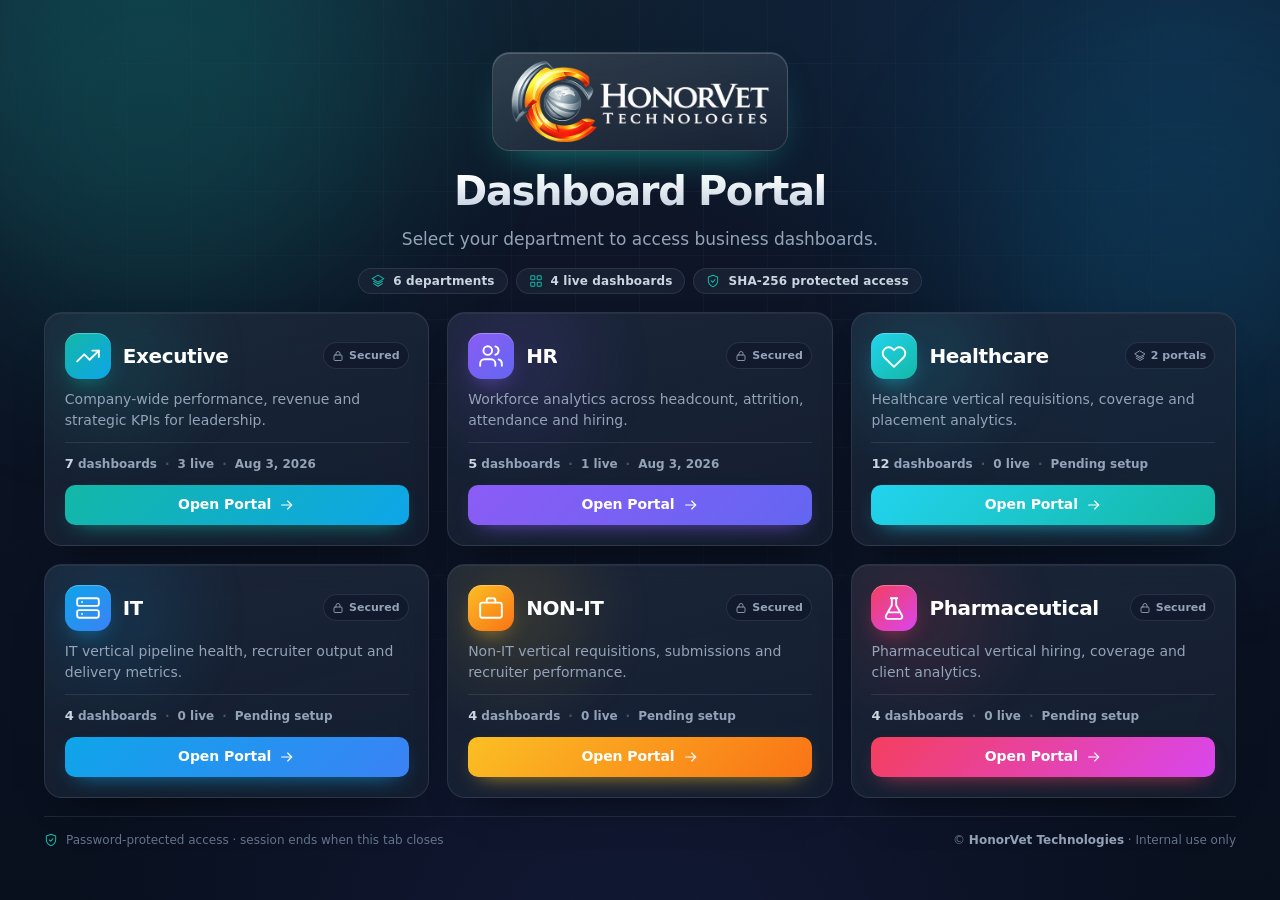
<file: index.html>
<!DOCTYPE html>
<html lang="en" class="theme-dark">
<head>
  <meta charset="utf-8">
  <meta name="viewport" content="width=device-width, initial-scale=1">
  <meta name="color-scheme" content="dark">
  <meta name="theme-color" content="#0f172a">
  <meta name="description" content="HonorVet Technologies internal Dashboard Portal — select your department to access business dashboards.">
  <meta name="robots" content="noindex, nofollow">
  <title>Dashboard Portal — HonorVet Technologies</title>

  <link rel="icon" href="icons/favicon.svg" type="image/svg+xml">
  <link rel="apple-touch-icon" href="images/honorvettech_logo-removebg-preview.png">
  <link rel="stylesheet" href="css/components.css">
  <link rel="stylesheet" href="css/dark.css">
</head>

<body class="theme-dark" data-page="landing">

  <noscript>
    <div class="noscript-banner">
      This portal requires JavaScript to verify your department access.
      Please enable JavaScript and reload the page.
    </div>
  </noscript>

  <!-- Ambient background layers (purely decorative) -->
  <div class="bg-layer" aria-hidden="true">
    <span class="bg-orb bg-orb-1"></span>
    <span class="bg-orb bg-orb-2"></span>
    <span class="bg-grid"></span>
  </div>

  <main class="portal">

    <!-- ===================== HEADER ===================== -->
    <header class="portal-head">
      <!-- Landing hero uses the full wordmark lockup. Every other page (and the
           login popup below) uses the compact square mark.
           On short windows the lockup is swapped for the square mark, because
           its small "TECHNOLOGIES" line stops being legible below ~74px tall. -->
      <div class="brand-mark brand-mark-wide">
        <img class="brand-lockup" src="images/honorvet-logo-lockup.png"
             alt="HonorVet Technologies" width="640" height="192">
        <img class="brand-icon" src="images/honorvettech_logo-removebg-preview.png"
             alt="HonorVet Technologies" width="200" height="200">
      </div>


      <h1 class="portal-title">Dashboard Portal</h1>

      <p class="portal-lede">
        Select your department to access business dashboards.
      </p>

      <div class="head-meta" id="headMeta"></div>
    </header>

    <!-- ===================== DEPARTMENT CARDS ===================== -->
    <section class="grid-cards" id="deptGrid" aria-label="Departments"></section>

    <!-- ===================== FOOTER ===================== -->
    <footer class="portal-foot">
      <span class="foot-secure">
        <svg class="icon" viewBox="0 0 24 24" aria-hidden="true"><path d="M12 22s8-4 8-10V5l-8-3-8 3v7c0 6 8 10 8 10z"/><polyline points="9 11.8 11.4 14.2 15.4 9.8"/></svg>
        <span>Password-protected access &middot; session ends when this tab closes</span>
      </span>
      <span>&copy; <strong>HonorVet Technologies</strong> &middot; Internal use only</span>
    </footer>

  </main>

  <!-- ===================== AUTHENTICATION POPUP ===================== -->
  <div class="modal" id="authModal" role="dialog" aria-modal="true"
       aria-labelledby="authTitle" aria-hidden="true">
    <div class="modal-panel auth-panel" id="authPanel">

      <div class="auth-head">
        <div class="auth-logo">
          <img src="images/honorvettech_logo-removebg-preview.png" alt="HonorVet Technologies" width="200" height="200">
        </div>
        <span class="auth-dept">
          <span id="authDeptIcon"></span>
          <span id="authDeptLabel">Department</span>
        </span>
        <h2 class="auth-title" id="authTitle">Department Portal</h2>
        <p class="auth-sub" id="authSub">Enter password to continue</p>
      </div>

      <form id="authForm" novalidate>
        <div class="field">
          <label class="field-label" for="authPassword">Department password</label>
          <div class="field-control">
            <svg class="icon" viewBox="0 0 24 24" aria-hidden="true"><rect x="4" y="10" width="16" height="11" rx="2"/><path d="M8 10V7a4 4 0 0 1 8 0v3"/></svg>
            <input class="input input-with-icon input-with-action"
                   id="authPassword" name="password" type="password"
                   autocomplete="current-password" spellcheck="false"
                   placeholder="Enter password" required>
            <button class="field-action" id="authToggle" type="button" aria-pressed="false">Show</button>
          </div>
        </div>

        <div class="auth-error" id="authError" role="alert" aria-live="assertive">
          <div class="auth-error-inner">
            <svg class="icon" viewBox="0 0 24 24" aria-hidden="true"><path d="M10.3 3.6 1.8 18a2 2 0 0 0 1.7 3h17a2 2 0 0 0 1.7-3L13.7 3.6a2 2 0 0 0-3.4 0z"/><line x1="12" y1="9" x2="12" y2="13.5"/><line x1="12" y1="17" x2="12" y2="17"/></svg>
            <span id="authErrorText"></span>
          </div>
        </div>

        <div class="auth-actions">
          <button class="btn btn-ghost btn-lg" id="authCancel" type="button">Cancel</button>
          <button class="btn btn-primary btn-lg" id="authSubmit" type="submit" data-ripple>
            <span class="btn-label">Login</span>
            <span class="btn-spin"></span>
          </button>
        </div>
      </form>

      <p class="auth-note">
        <svg class="icon" viewBox="0 0 24 24" aria-hidden="true"><circle cx="12" cy="12" r="9"/><line x1="12" y1="11" x2="12" y2="16"/><line x1="12" y1="8" x2="12" y2="8"/></svg>
        <span>Your password is verified in the browser against a SHA-256 hash and is never
        stored or transmitted. Access lasts until you sign out or close this tab.</span>
      </p>

    </div>
  </div>

  <div class="toast-stack" role="status" aria-live="polite"></div>

  <script src="js/config.js"></script>
  <script src="js/auth.js"></script>
  <script src="js/app.js"></script>
</body>
</html>
</file>
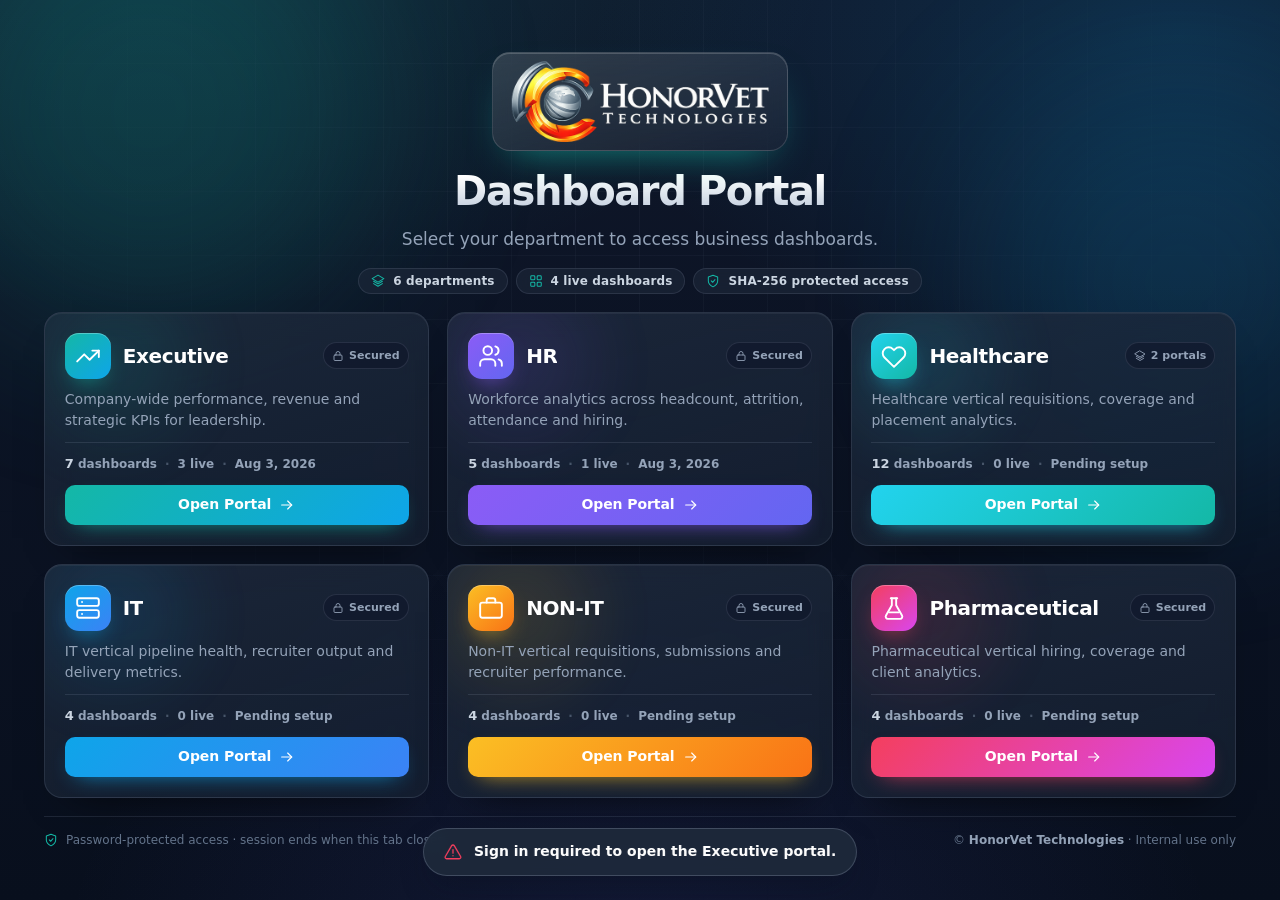
<file: executive.html>
<!DOCTYPE html>
<html lang="en" class="theme-light">
<head>
  <meta charset="utf-8">
  <meta name="viewport" content="width=device-width, initial-scale=1">
  <meta name="color-scheme" content="light">
  <meta name="theme-color" content="#f8fafc">
  <meta name="robots" content="noindex, nofollow">
  <title>Executive Portal — HonorVet Dashboard Portal</title>

  <link rel="icon" href="icons/favicon.svg" type="image/svg+xml">
  <link rel="apple-touch-icon" href="images/honorvettech_logo-removebg-preview.png">
  <link rel="stylesheet" href="css/components.css">
  <link rel="stylesheet" href="css/light.css">

  <!-- ==========================================================
       AUTH GATE — runs before the page paints. An unauthenticated
       visitor is redirected to index.html and never sees this page.
       ========================================================== -->
  <script src="js/config.js"></script>
  <script src="js/auth.js"></script>
  <script>HVAuth.guard("executive");</script>
</head>

<body class="theme-light" data-page="department" data-dept="executive">

  <noscript>
    <div class="noscript-banner">
      This portal requires JavaScript to verify your department access.
      Please enable JavaScript and reload the page.
    </div>
  </noscript>

  <!-- ===================== TOP APP BAR ===================== -->
  <header class="app-bar">
    <a class="btn-back" href="index.html" aria-label="Back to department selection" title="All departments">
      <svg class="icon" viewBox="0 0 24 24" aria-hidden="true"><line x1="20" y1="12" x2="5" y2="12"/><polyline points="11 6 5 12 11 18"/></svg>
    </a>

    <div class="app-logo">
      <img src="images/honorvettech_logo-removebg-preview.png" alt="HonorVet Technologies" width="200" height="200">
    </div>

    <span class="app-divider" aria-hidden="true"></span>

    <div class="app-ident">
      <span class="app-tile" id="deptIcon"></span>
      <div class="app-titles">
        <span class="app-eyebrow">HonorVet &middot; Dashboard Portal</span>
        <h1 class="app-title" id="deptTitle">Executive Portal</h1>
      </div>
    </div>

    <div class="app-search field-control">
      <svg class="icon icon-sm" viewBox="0 0 24 24" aria-hidden="true"><circle cx="11" cy="11" r="7"/><line x1="16.2" y1="16.2" x2="21" y2="21"/></svg>
      <label class="sr-only" for="dashSearch">Search dashboards</label>
      <input class="input input-with-icon input-with-action" id="dashSearch"
             type="text" autocomplete="off" spellcheck="false"
             placeholder="Search dashboards…">
      <button class="search-clear" id="searchClear" type="button" hidden aria-label="Clear search">
        <svg class="icon icon-sm" viewBox="0 0 24 24" aria-hidden="true"><line x1="6" y1="6" x2="18" y2="18"/><line x1="18" y1="6" x2="6" y2="18"/></svg>
      </button>
    </div>

    <div class="app-tools">
      <button class="btn btn-subtle btn-icon" id="refreshBtn" type="button"
              aria-label="Refresh dashboard list" title="Refresh">
        <svg class="icon" viewBox="0 0 24 24" aria-hidden="true"><path d="M3 12a9 9 0 0 1 9-9 9.7 9.7 0 0 1 6.7 2.7L21 8"/><path d="M21 3v5h-5"/><path d="M21 12a9 9 0 0 1-9 9 9.7 9.7 0 0 1-6.7-2.7L3 16"/><path d="M8 16H3v5"/></svg>
      </button>

      <div class="profile">
        <button class="avatar" id="profileBtn" type="button"
                aria-haspopup="true" aria-expanded="false">HV</button>

        <div class="popover" id="profilePop">
          <div class="popover-head">
            <div class="name" id="popDept">Executive Portal</div>
            <div class="meta">Authenticated session</div>
          </div>
          <div class="popover-row"><span>Session expires</span><strong id="popSession">&mdash;</strong></div>
          <div class="popover-row"><span>Scope</span><strong>This tab only</strong></div>
          <div class="popover-row"><span>Verification</span><strong>SHA-256</strong></div>
          <button class="btn btn-danger" type="button" data-logout data-ripple>
            <svg class="icon icon-sm" viewBox="0 0 24 24" aria-hidden="true"><path d="M9 21H5a2 2 0 0 1-2-2V5a2 2 0 0 1 2-2h4"/><polyline points="16 17 21 12 16 7"/><line x1="21" y1="12" x2="9" y2="12"/></svg>Sign out
          </button>
        </div>
      </div>

      <button class="btn btn-subtle btn-logout" type="button" data-logout>
        <svg class="icon icon-sm" viewBox="0 0 24 24" aria-hidden="true"><path d="M9 21H5a2 2 0 0 1-2-2V5a2 2 0 0 1 2-2h4"/><polyline points="16 17 21 12 16 7"/><line x1="21" y1="12" x2="9" y2="12"/></svg><span class="btn-label">Logout</span>
      </button>
    </div>
  </header>

  <!-- ===================== MAIN ===================== -->
  <main class="app-main">

    <section class="page-head">
      <div>
        <nav class="crumbs" id="crumbs" aria-label="Breadcrumb">
          <a href="index.html"><svg class="icon icon-sm" viewBox="0 0 24 24" aria-hidden="true"><path d="M3 10.5 12 3l9 7.5"/><path d="M5 9.6V20a1 1 0 0 0 1 1h12a1 1 0 0 0 1-1V9.6"/></svg>Dashboard Portal</a>
          <svg class="icon icon-sm" viewBox="0 0 24 24" aria-hidden="true"><polyline points="9 6 15 12 9 18"/></svg>
          <span class="current" id="crumbCurrent">Executive</span>
        </nav>
        <h2 class="page-title" id="pageTitle">Executive Analytics</h2>
        <p class="page-sub" id="pageSub"></p>
      </div>
      <div class="page-stats" id="pageStats"></div>
    </section>

    <div class="section-bar">
      <h3 class="section-title">
        <svg class="icon icon-sm" viewBox="0 0 24 24" aria-hidden="true"><rect x="3" y="3" width="7" height="7" rx="1.5"/><rect x="14" y="3" width="7" height="7" rx="1.5"/><rect x="3" y="14" width="7" height="7" rx="1.5"/><rect x="14" y="14" width="7" height="7" rx="1.5"/></svg>Dashboards
        <span class="section-count" id="dashCount">0</span>
      </h3>
    </div>

    <!-- Skeleton placeholders while the list initialises -->
    <div class="grid-cards" id="dashSkeleton" aria-hidden="true"></div>

    <!-- Dashboard cards (rendered by js/app.js) -->
    <section class="grid-cards" id="dashGrid" hidden aria-live="polite"></section>

    <!-- No-results state -->
    <div class="empty" id="dashEmpty" hidden></div>

  </main>

  <!-- ===================== FOOTER ===================== -->
  <footer class="app-foot">
    <div class="app-foot-inner">
      <span class="foot-secure">
        <svg class="icon icon-sm" viewBox="0 0 24 24" aria-hidden="true"><path d="M12 22s8-4 8-10V5l-8-3-8 3v7c0 6 8 10 8 10z"/><polyline points="9 11.8 11.4 14.2 15.4 9.8"/></svg>
        <span>Executive dashboards &middot; visible only to this authenticated session</span>
      </span>
      <span>&copy; HonorVet Technologies &middot; Internal use only</span>
    </div>
  </footer>

  <div class="toast-stack" role="status" aria-live="polite"></div>

  <script src="js/app.js"></script>
</body>
</html>
</file>
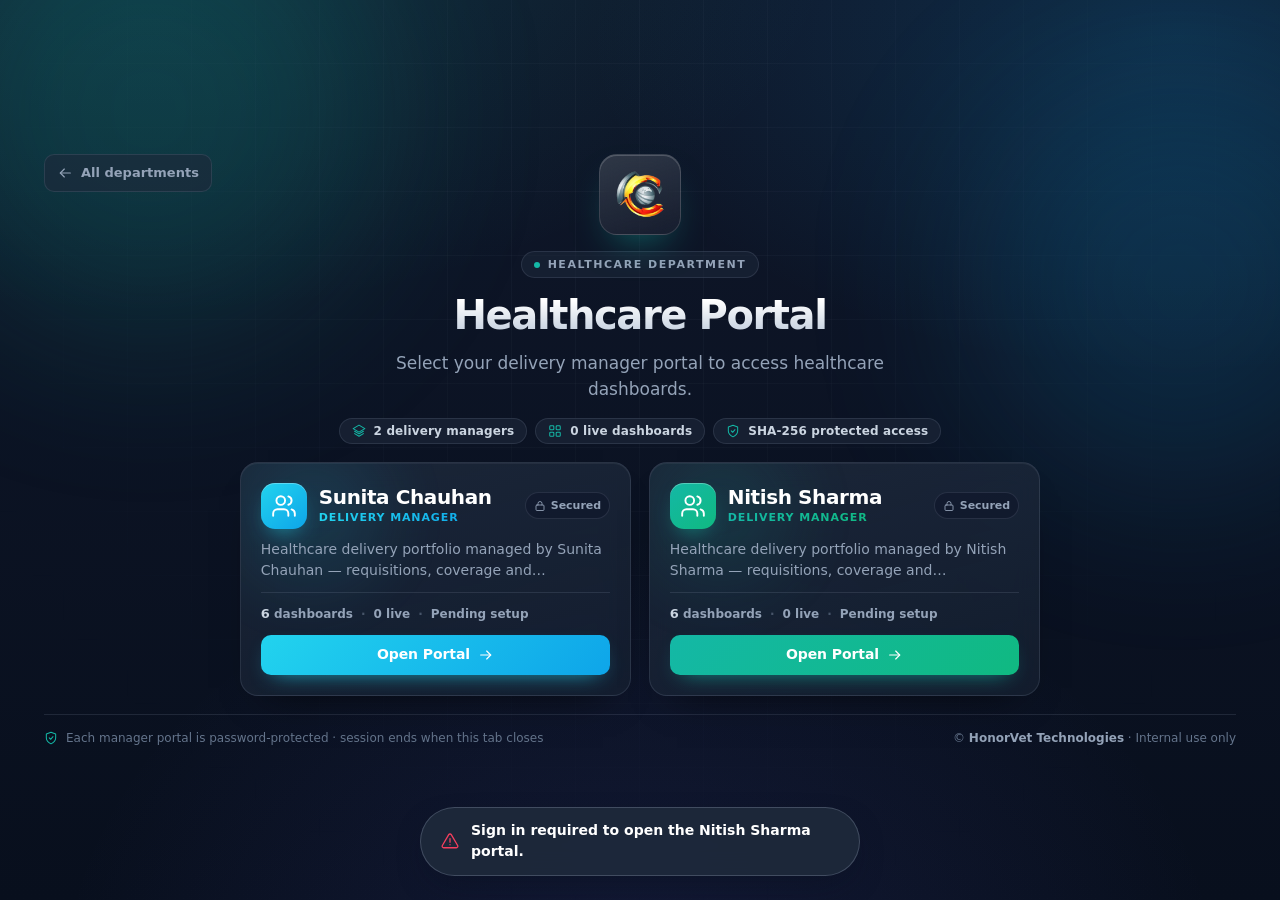
<file: healthcare-nitish.html>
<!DOCTYPE html>
<html lang="en" class="theme-light">
<head>
  <meta charset="utf-8">
  <meta name="viewport" content="width=device-width, initial-scale=1">
  <meta name="color-scheme" content="light">
  <meta name="theme-color" content="#f8fafc">
  <meta name="robots" content="noindex, nofollow">
  <title>Nitish Sharma — Healthcare Portal</title>

  <link rel="icon" href="icons/favicon.svg" type="image/svg+xml">
  <link rel="apple-touch-icon" href="images/honorvettech_logo-removebg-preview.png">
  <link rel="stylesheet" href="css/components.css">
  <link rel="stylesheet" href="css/light.css">

  <!-- ==========================================================
       AUTH GATE — runs before the page paints. An unauthenticated
       visitor is redirected to index.html and never sees this page.
       ========================================================== -->
  <script src="js/config.js"></script>
  <script src="js/auth.js"></script>
  <script>HVAuth.guard("healthcare-nitish");</script>
</head>

<body class="theme-light" data-page="department" data-dept="healthcare-nitish">

  <noscript>
    <div class="noscript-banner">
      This portal requires JavaScript to verify your department access.
      Please enable JavaScript and reload the page.
    </div>
  </noscript>

  <!-- ===================== TOP APP BAR ===================== -->
  <header class="app-bar">
    <a class="btn-back" href="index.html" aria-label="Back to Healthcare portal" title="Healthcare portal">
      <svg class="icon" viewBox="0 0 24 24" aria-hidden="true"><line x1="20" y1="12" x2="5" y2="12"/><polyline points="11 6 5 12 11 18"/></svg>
    </a>

    <div class="app-logo">
      <img src="images/honorvettech_logo-removebg-preview.png" alt="HonorVet Technologies" width="200" height="200">
    </div>

    <span class="app-divider" aria-hidden="true"></span>

    <div class="app-ident">
      <span class="app-tile" id="deptIcon"></span>
      <div class="app-titles">
        <span class="app-eyebrow">HonorVet &middot; Dashboard Portal</span>
        <h1 class="app-title" id="deptTitle">Nitish Sharma</h1>
      </div>
    </div>

    <div class="app-search field-control">
      <svg class="icon icon-sm" viewBox="0 0 24 24" aria-hidden="true"><circle cx="11" cy="11" r="7"/><line x1="16.2" y1="16.2" x2="21" y2="21"/></svg>
      <label class="sr-only" for="dashSearch">Search dashboards</label>
      <input class="input input-with-icon input-with-action" id="dashSearch"
             type="text" autocomplete="off" spellcheck="false"
             placeholder="Search dashboards…">
      <button class="search-clear" id="searchClear" type="button" hidden aria-label="Clear search">
        <svg class="icon icon-sm" viewBox="0 0 24 24" aria-hidden="true"><line x1="6" y1="6" x2="18" y2="18"/><line x1="18" y1="6" x2="6" y2="18"/></svg>
      </button>
    </div>

    <div class="app-tools">
      <button class="btn btn-subtle btn-icon" id="refreshBtn" type="button"
              aria-label="Refresh dashboard list" title="Refresh">
        <svg class="icon" viewBox="0 0 24 24" aria-hidden="true"><path d="M3 12a9 9 0 0 1 9-9 9.7 9.7 0 0 1 6.7 2.7L21 8"/><path d="M21 3v5h-5"/><path d="M21 12a9 9 0 0 1-9 9 9.7 9.7 0 0 1-6.7-2.7L3 16"/><path d="M8 16H3v5"/></svg>
      </button>

      <div class="profile">
        <button class="avatar" id="profileBtn" type="button"
                aria-haspopup="true" aria-expanded="false">HV</button>

        <div class="popover" id="profilePop">
          <div class="popover-head">
            <div class="name" id="popDept">Nitish Sharma</div>
            <div class="meta">Authenticated session</div>
          </div>
          <div class="popover-row"><span>Session expires</span><strong id="popSession">&mdash;</strong></div>
          <div class="popover-row"><span>Scope</span><strong>This tab only</strong></div>
          <div class="popover-row"><span>Verification</span><strong>SHA-256</strong></div>
          <button class="btn btn-danger" type="button" data-logout data-ripple>
            <svg class="icon icon-sm" viewBox="0 0 24 24" aria-hidden="true"><path d="M9 21H5a2 2 0 0 1-2-2V5a2 2 0 0 1 2-2h4"/><polyline points="16 17 21 12 16 7"/><line x1="21" y1="12" x2="9" y2="12"/></svg>Sign out
          </button>
        </div>
      </div>

      <button class="btn btn-subtle btn-logout" type="button" data-logout>
        <svg class="icon icon-sm" viewBox="0 0 24 24" aria-hidden="true"><path d="M9 21H5a2 2 0 0 1-2-2V5a2 2 0 0 1 2-2h4"/><polyline points="16 17 21 12 16 7"/><line x1="21" y1="12" x2="9" y2="12"/></svg><span class="btn-label">Logout</span>
      </button>
    </div>
  </header>

  <!-- ===================== MAIN ===================== -->
  <main class="app-main">

    <section class="page-head">
      <div>
        <nav class="crumbs" id="crumbs" aria-label="Breadcrumb">
          <a href="healthcare.html"><svg class="icon icon-sm" viewBox="0 0 24 24" aria-hidden="true"><path d="M3 10.5 12 3l9 7.5"/><path d="M5 9.6V20a1 1 0 0 0 1 1h12a1 1 0 0 0 1-1V9.6"/></svg>Dashboard Portal</a>
          <svg class="icon icon-sm" viewBox="0 0 24 24" aria-hidden="true"><polyline points="9 6 15 12 9 18"/></svg>
          <span class="current" id="crumbCurrent">Nitish Sharma</span>
        </nav>
        <h2 class="page-title" id="pageTitle">Nitish Sharma</h2>
        <p class="page-sub" id="pageSub"></p>
      </div>
      <div class="page-stats" id="pageStats"></div>
    </section>

    <div class="section-bar">
      <h3 class="section-title">
        <svg class="icon icon-sm" viewBox="0 0 24 24" aria-hidden="true"><rect x="3" y="3" width="7" height="7" rx="1.5"/><rect x="14" y="3" width="7" height="7" rx="1.5"/><rect x="3" y="14" width="7" height="7" rx="1.5"/><rect x="14" y="14" width="7" height="7" rx="1.5"/></svg>Dashboards
        <span class="section-count" id="dashCount">0</span>
      </h3>
    </div>

    <!-- Skeleton placeholders while the list initialises -->
    <div class="grid-cards" id="dashSkeleton" aria-hidden="true"></div>

    <!-- Dashboard cards (rendered by js/app.js) -->
    <section class="grid-cards" id="dashGrid" hidden aria-live="polite"></section>

    <!-- No-results state -->
    <div class="empty" id="dashEmpty" hidden></div>

  </main>

  <!-- ===================== FOOTER ===================== -->
  <footer class="app-foot">
    <div class="app-foot-inner">
      <span class="foot-secure">
        <svg class="icon icon-sm" viewBox="0 0 24 24" aria-hidden="true"><path d="M12 22s8-4 8-10V5l-8-3-8 3v7c0 6 8 10 8 10z"/><polyline points="9 11.8 11.4 14.2 15.4 9.8"/></svg>
        <span>Nitish Sharma&rsquo;s healthcare dashboards &middot; visible only to this authenticated session</span>
      </span>
      <span>&copy; HonorVet Technologies &middot; Internal use only</span>
    </div>
  </footer>

  <div class="toast-stack" role="status" aria-live="polite"></div>

  <script src="js/app.js"></script>
</body>
</html>
</file>
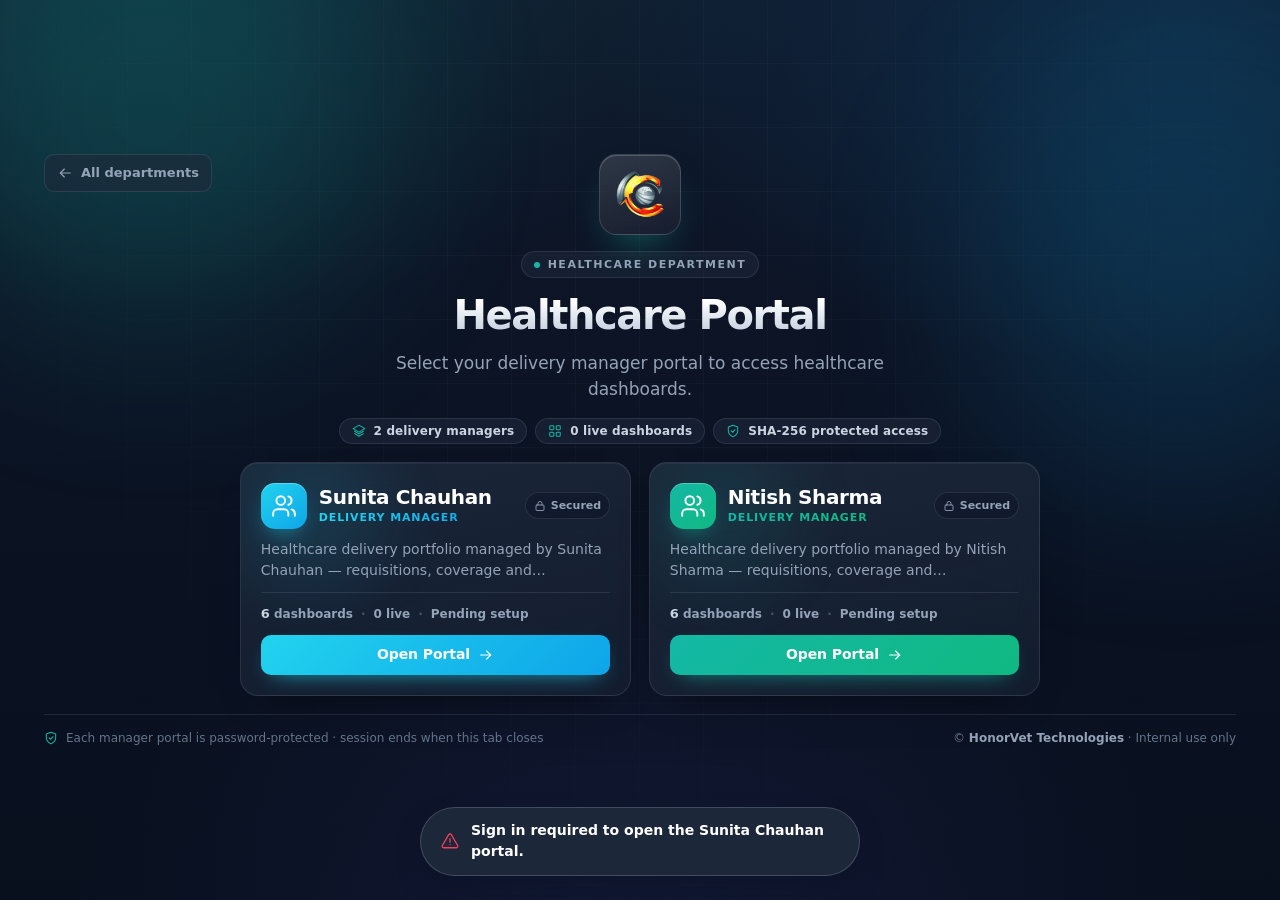
<file: healthcare-sunita.html>
<!DOCTYPE html>
<html lang="en" class="theme-light">
<head>
  <meta charset="utf-8">
  <meta name="viewport" content="width=device-width, initial-scale=1">
  <meta name="color-scheme" content="light">
  <meta name="theme-color" content="#f8fafc">
  <meta name="robots" content="noindex, nofollow">
  <title>Sunita Chauhan — Healthcare Portal</title>

  <link rel="icon" href="icons/favicon.svg" type="image/svg+xml">
  <link rel="apple-touch-icon" href="images/honorvettech_logo-removebg-preview.png">
  <link rel="stylesheet" href="css/components.css">
  <link rel="stylesheet" href="css/light.css">

  <!-- ==========================================================
       AUTH GATE — runs before the page paints. An unauthenticated
       visitor is redirected to index.html and never sees this page.
       ========================================================== -->
  <script src="js/config.js"></script>
  <script src="js/auth.js"></script>
  <script>HVAuth.guard("healthcare-sunita");</script>
</head>

<body class="theme-light" data-page="department" data-dept="healthcare-sunita">

  <noscript>
    <div class="noscript-banner">
      This portal requires JavaScript to verify your department access.
      Please enable JavaScript and reload the page.
    </div>
  </noscript>

  <!-- ===================== TOP APP BAR ===================== -->
  <header class="app-bar">
    <a class="btn-back" href="index.html" aria-label="Back to Healthcare portal" title="Healthcare portal">
      <svg class="icon" viewBox="0 0 24 24" aria-hidden="true"><line x1="20" y1="12" x2="5" y2="12"/><polyline points="11 6 5 12 11 18"/></svg>
    </a>

    <div class="app-logo">
      <img src="images/honorvettech_logo-removebg-preview.png" alt="HonorVet Technologies" width="200" height="200">
    </div>

    <span class="app-divider" aria-hidden="true"></span>

    <div class="app-ident">
      <span class="app-tile" id="deptIcon"></span>
      <div class="app-titles">
        <span class="app-eyebrow">HonorVet &middot; Dashboard Portal</span>
        <h1 class="app-title" id="deptTitle">Sunita Chauhan</h1>
      </div>
    </div>

    <div class="app-search field-control">
      <svg class="icon icon-sm" viewBox="0 0 24 24" aria-hidden="true"><circle cx="11" cy="11" r="7"/><line x1="16.2" y1="16.2" x2="21" y2="21"/></svg>
      <label class="sr-only" for="dashSearch">Search dashboards</label>
      <input class="input input-with-icon input-with-action" id="dashSearch"
             type="text" autocomplete="off" spellcheck="false"
             placeholder="Search dashboards…">
      <button class="search-clear" id="searchClear" type="button" hidden aria-label="Clear search">
        <svg class="icon icon-sm" viewBox="0 0 24 24" aria-hidden="true"><line x1="6" y1="6" x2="18" y2="18"/><line x1="18" y1="6" x2="6" y2="18"/></svg>
      </button>
    </div>

    <div class="app-tools">
      <button class="btn btn-subtle btn-icon" id="refreshBtn" type="button"
              aria-label="Refresh dashboard list" title="Refresh">
        <svg class="icon" viewBox="0 0 24 24" aria-hidden="true"><path d="M3 12a9 9 0 0 1 9-9 9.7 9.7 0 0 1 6.7 2.7L21 8"/><path d="M21 3v5h-5"/><path d="M21 12a9 9 0 0 1-9 9 9.7 9.7 0 0 1-6.7-2.7L3 16"/><path d="M8 16H3v5"/></svg>
      </button>

      <div class="profile">
        <button class="avatar" id="profileBtn" type="button"
                aria-haspopup="true" aria-expanded="false">HV</button>

        <div class="popover" id="profilePop">
          <div class="popover-head">
            <div class="name" id="popDept">Sunita Chauhan</div>
            <div class="meta">Authenticated session</div>
          </div>
          <div class="popover-row"><span>Session expires</span><strong id="popSession">&mdash;</strong></div>
          <div class="popover-row"><span>Scope</span><strong>This tab only</strong></div>
          <div class="popover-row"><span>Verification</span><strong>SHA-256</strong></div>
          <button class="btn btn-danger" type="button" data-logout data-ripple>
            <svg class="icon icon-sm" viewBox="0 0 24 24" aria-hidden="true"><path d="M9 21H5a2 2 0 0 1-2-2V5a2 2 0 0 1 2-2h4"/><polyline points="16 17 21 12 16 7"/><line x1="21" y1="12" x2="9" y2="12"/></svg>Sign out
          </button>
        </div>
      </div>

      <button class="btn btn-subtle btn-logout" type="button" data-logout>
        <svg class="icon icon-sm" viewBox="0 0 24 24" aria-hidden="true"><path d="M9 21H5a2 2 0 0 1-2-2V5a2 2 0 0 1 2-2h4"/><polyline points="16 17 21 12 16 7"/><line x1="21" y1="12" x2="9" y2="12"/></svg><span class="btn-label">Logout</span>
      </button>
    </div>
  </header>

  <!-- ===================== MAIN ===================== -->
  <main class="app-main">

    <section class="page-head">
      <div>
        <nav class="crumbs" id="crumbs" aria-label="Breadcrumb">
          <a href="healthcare.html"><svg class="icon icon-sm" viewBox="0 0 24 24" aria-hidden="true"><path d="M3 10.5 12 3l9 7.5"/><path d="M5 9.6V20a1 1 0 0 0 1 1h12a1 1 0 0 0 1-1V9.6"/></svg>Dashboard Portal</a>
          <svg class="icon icon-sm" viewBox="0 0 24 24" aria-hidden="true"><polyline points="9 6 15 12 9 18"/></svg>
          <span class="current" id="crumbCurrent">Sunita Chauhan</span>
        </nav>
        <h2 class="page-title" id="pageTitle">Sunita Chauhan</h2>
        <p class="page-sub" id="pageSub"></p>
      </div>
      <div class="page-stats" id="pageStats"></div>
    </section>

    <div class="section-bar">
      <h3 class="section-title">
        <svg class="icon icon-sm" viewBox="0 0 24 24" aria-hidden="true"><rect x="3" y="3" width="7" height="7" rx="1.5"/><rect x="14" y="3" width="7" height="7" rx="1.5"/><rect x="3" y="14" width="7" height="7" rx="1.5"/><rect x="14" y="14" width="7" height="7" rx="1.5"/></svg>Dashboards
        <span class="section-count" id="dashCount">0</span>
      </h3>
    </div>

    <!-- Skeleton placeholders while the list initialises -->
    <div class="grid-cards" id="dashSkeleton" aria-hidden="true"></div>

    <!-- Dashboard cards (rendered by js/app.js) -->
    <section class="grid-cards" id="dashGrid" hidden aria-live="polite"></section>

    <!-- No-results state -->
    <div class="empty" id="dashEmpty" hidden></div>

  </main>

  <!-- ===================== FOOTER ===================== -->
  <footer class="app-foot">
    <div class="app-foot-inner">
      <span class="foot-secure">
        <svg class="icon icon-sm" viewBox="0 0 24 24" aria-hidden="true"><path d="M12 22s8-4 8-10V5l-8-3-8 3v7c0 6 8 10 8 10z"/><polyline points="9 11.8 11.4 14.2 15.4 9.8"/></svg>
        <span>Sunita Chauhan&rsquo;s healthcare dashboards &middot; visible only to this authenticated session</span>
      </span>
      <span>&copy; HonorVet Technologies &middot; Internal use only</span>
    </div>
  </footer>

  <div class="toast-stack" role="status" aria-live="polite"></div>

  <script src="js/app.js"></script>
</body>
</html>
</file>
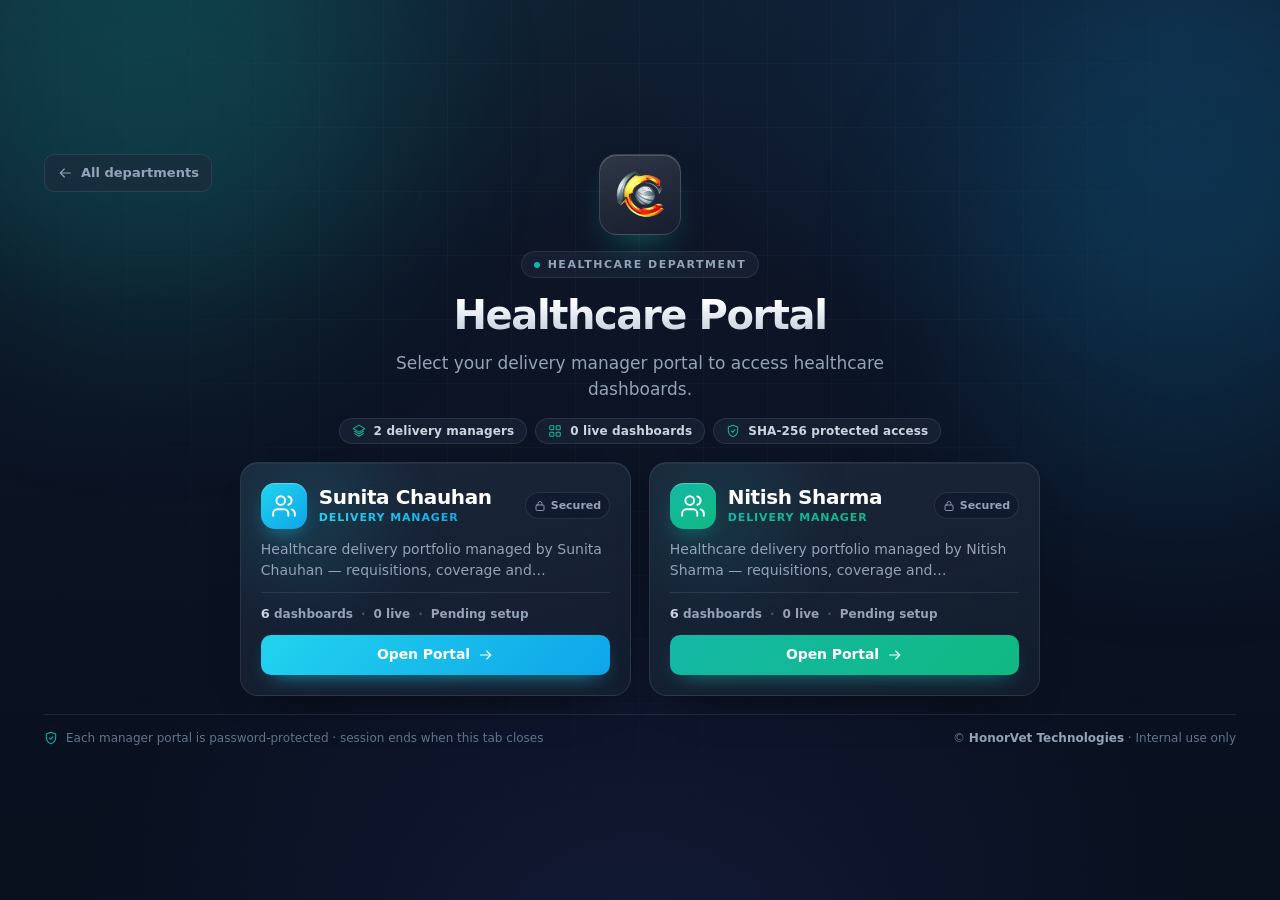
<file: healthcare.html>
<!DOCTYPE html>
<html lang="en" class="theme-dark">
<head>
  <meta charset="utf-8">
  <meta name="viewport" content="width=device-width, initial-scale=1">
  <meta name="color-scheme" content="dark">
  <meta name="theme-color" content="#0f172a">
  <meta name="robots" content="noindex, nofollow">
  <title>Healthcare Portal — HonorVet Dashboard Portal</title>

  <link rel="icon" href="icons/favicon.svg" type="image/svg+xml">
  <link rel="apple-touch-icon" href="images/honorvettech_logo-removebg-preview.png">
  <link rel="stylesheet" href="css/components.css">
  <link rel="stylesheet" href="css/dark.css">

  <!-- ==========================================================
       NO AUTH GATE HERE, BY DESIGN. Healthcare is a HUB: it only
       lists which delivery-manager portals exist and holds no
       dashboards or report URLs itself. Each manager page enforces
       its own password before showing any data.
       ========================================================== -->
  <script src="js/config.js"></script>
  <script src="js/auth.js"></script>
</head>

<body class="theme-dark" data-page="subportal" data-parent="healthcare">

  <noscript>
    <div class="noscript-banner">
      This portal requires JavaScript to verify your access.
      Please enable JavaScript and reload the page.
    </div>
  </noscript>

  <!-- Ambient background layers (purely decorative) -->
  <div class="bg-layer" aria-hidden="true">
    <span class="bg-orb bg-orb-1"></span>
    <span class="bg-orb bg-orb-2"></span>
    <span class="bg-grid"></span>
  </div>

  <main class="portal">

    <!-- ===================== HEADER ===================== -->
    <header class="portal-head">
      <a class="portal-back" href="index.html">
        <svg class="icon icon-sm" viewBox="0 0 24 24" aria-hidden="true"><line x1="20" y1="12" x2="5" y2="12"/><polyline points="11 6 5 12 11 18"/></svg>
        All departments
      </a>

      <div class="brand-mark">
        <img src="images/honorvettech_logo-removebg-preview.png" alt="HonorVet Technologies" width="200" height="200">
      </div>

      <span class="eyebrow"><span class="dot"></span>Healthcare Department</span>

      <h1 class="portal-title">Healthcare Portal</h1>

      <p class="portal-lede">
        Select your delivery manager portal to access healthcare dashboards.
      </p>

      <div class="head-meta" id="headMeta"></div>
    </header>

    <!-- ===================== SUB-PORTAL CARDS ===================== -->
    <section class="grid-cards grid-cards-2" id="deptGrid"
             aria-label="Healthcare delivery managers"></section>

    <!-- ===================== FOOTER ===================== -->
    <footer class="portal-foot">
      <span class="foot-secure">
        <svg class="icon" viewBox="0 0 24 24" aria-hidden="true"><path d="M12 22s8-4 8-10V5l-8-3-8 3v7c0 6 8 10 8 10z"/><polyline points="9 11.8 11.4 14.2 15.4 9.8"/></svg>
        <span>Each manager portal is password-protected &middot; session ends when this tab closes</span>
      </span>
      <span>&copy; <strong>HonorVet Technologies</strong> &middot; Internal use only</span>
    </footer>

  </main>

  <!-- ===================== AUTHENTICATION POPUP ===================== -->
  <div class="modal" id="authModal" role="dialog" aria-modal="true"
       aria-labelledby="authTitle" aria-hidden="true">
    <div class="modal-panel auth-panel" id="authPanel">

      <div class="auth-head">
        <div class="auth-logo">
          <img src="images/honorvettech_logo-removebg-preview.png" alt="HonorVet Technologies" width="200" height="200">
        </div>
        <span class="auth-dept">
          <span id="authDeptIcon"></span>
          <span id="authDeptLabel">Healthcare</span>
        </span>
        <h2 class="auth-title" id="authTitle">Manager Portal</h2>
        <p class="auth-sub" id="authSub">Enter password to continue</p>
      </div>

      <form id="authForm" novalidate>
        <div class="field">
          <label class="field-label" for="authPassword">Manager password</label>
          <div class="field-control">
            <svg class="icon" viewBox="0 0 24 24" aria-hidden="true"><rect x="4" y="10" width="16" height="11" rx="2"/><path d="M8 10V7a4 4 0 0 1 8 0v3"/></svg>
            <input class="input input-with-icon input-with-action"
                   id="authPassword" name="password" type="password"
                   autocomplete="current-password" spellcheck="false"
                   placeholder="Enter password" required>
            <button class="field-action" id="authToggle" type="button" aria-pressed="false">Show</button>
          </div>
        </div>

        <div class="auth-error" id="authError" role="alert" aria-live="assertive">
          <div class="auth-error-inner">
            <svg class="icon" viewBox="0 0 24 24" aria-hidden="true"><path d="M10.3 3.6 1.8 18a2 2 0 0 0 1.7 3h17a2 2 0 0 0 1.7-3L13.7 3.6a2 2 0 0 0-3.4 0z"/><line x1="12" y1="9" x2="12" y2="13.5"/><line x1="12" y1="17" x2="12" y2="17"/></svg>
            <span id="authErrorText"></span>
          </div>
        </div>

        <div class="auth-actions">
          <button class="btn btn-ghost btn-lg" id="authCancel" type="button">Cancel</button>
          <button class="btn btn-primary btn-lg" id="authSubmit" type="submit" data-ripple>
            <span class="btn-label">Login</span>
            <span class="btn-spin"></span>
          </button>
        </div>
      </form>

      <p class="auth-note">
        <svg class="icon" viewBox="0 0 24 24" aria-hidden="true"><circle cx="12" cy="12" r="9"/><line x1="12" y1="11" x2="12" y2="16"/><line x1="12" y1="8" x2="12" y2="8"/></svg>
        <span>Your password is verified in the browser against a SHA-256 hash and is never
        stored or transmitted. Access lasts until you sign out or close this tab.</span>
      </p>

    </div>
  </div>

  <div class="toast-stack" role="status" aria-live="polite"></div>

  <script src="js/app.js"></script>
</body>
</html>
</file>
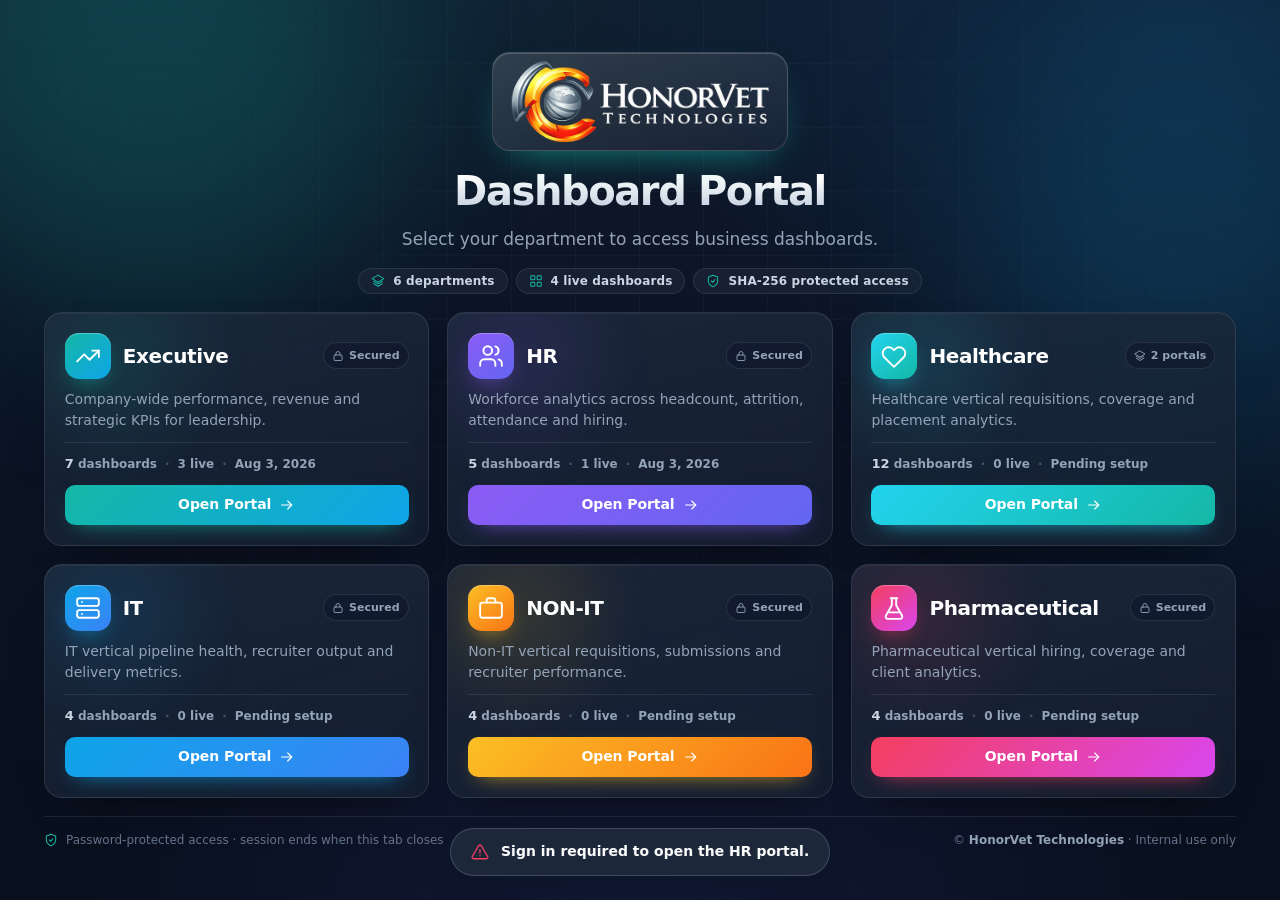
<file: hr.html>
<!DOCTYPE html>
<html lang="en" class="theme-light">
<head>
  <meta charset="utf-8">
  <meta name="viewport" content="width=device-width, initial-scale=1">
  <meta name="color-scheme" content="light">
  <meta name="theme-color" content="#f8fafc">
  <meta name="robots" content="noindex, nofollow">
  <title>HR Portal — HonorVet Dashboard Portal</title>

  <link rel="icon" href="icons/favicon.svg" type="image/svg+xml">
  <link rel="apple-touch-icon" href="images/honorvettech_logo-removebg-preview.png">
  <link rel="stylesheet" href="css/components.css">
  <link rel="stylesheet" href="css/light.css">

  <!-- ==========================================================
       AUTH GATE — runs before the page paints. An unauthenticated
       visitor is redirected to index.html and never sees this page.
       ========================================================== -->
  <script src="js/config.js"></script>
  <script src="js/auth.js"></script>
  <script>HVAuth.guard("hr");</script>
</head>

<body class="theme-light" data-page="department" data-dept="hr">

  <noscript>
    <div class="noscript-banner">
      This portal requires JavaScript to verify your department access.
      Please enable JavaScript and reload the page.
    </div>
  </noscript>

  <!-- ===================== TOP APP BAR ===================== -->
  <header class="app-bar">
    <a class="btn-back" href="index.html" aria-label="Back to department selection" title="All departments">
      <svg class="icon" viewBox="0 0 24 24" aria-hidden="true"><line x1="20" y1="12" x2="5" y2="12"/><polyline points="11 6 5 12 11 18"/></svg>
    </a>

    <div class="app-logo">
      <img src="images/honorvettech_logo-removebg-preview.png" alt="HonorVet Technologies" width="200" height="200">
    </div>

    <span class="app-divider" aria-hidden="true"></span>

    <div class="app-ident">
      <span class="app-tile" id="deptIcon"></span>
      <div class="app-titles">
        <span class="app-eyebrow">HonorVet &middot; Dashboard Portal</span>
        <h1 class="app-title" id="deptTitle">HR Portal</h1>
      </div>
    </div>

    <div class="app-search field-control">
      <svg class="icon icon-sm" viewBox="0 0 24 24" aria-hidden="true"><circle cx="11" cy="11" r="7"/><line x1="16.2" y1="16.2" x2="21" y2="21"/></svg>
      <label class="sr-only" for="dashSearch">Search dashboards</label>
      <input class="input input-with-icon input-with-action" id="dashSearch"
             type="text" autocomplete="off" spellcheck="false"
             placeholder="Search dashboards…">
      <button class="search-clear" id="searchClear" type="button" hidden aria-label="Clear search">
        <svg class="icon icon-sm" viewBox="0 0 24 24" aria-hidden="true"><line x1="6" y1="6" x2="18" y2="18"/><line x1="18" y1="6" x2="6" y2="18"/></svg>
      </button>
    </div>

    <div class="app-tools">
      <button class="btn btn-subtle btn-icon" id="refreshBtn" type="button"
              aria-label="Refresh dashboard list" title="Refresh">
        <svg class="icon" viewBox="0 0 24 24" aria-hidden="true"><path d="M3 12a9 9 0 0 1 9-9 9.7 9.7 0 0 1 6.7 2.7L21 8"/><path d="M21 3v5h-5"/><path d="M21 12a9 9 0 0 1-9 9 9.7 9.7 0 0 1-6.7-2.7L3 16"/><path d="M8 16H3v5"/></svg>
      </button>

      <div class="profile">
        <button class="avatar" id="profileBtn" type="button"
                aria-haspopup="true" aria-expanded="false">HV</button>

        <div class="popover" id="profilePop">
          <div class="popover-head">
            <div class="name" id="popDept">HR Portal</div>
            <div class="meta">Authenticated session</div>
          </div>
          <div class="popover-row"><span>Session expires</span><strong id="popSession">&mdash;</strong></div>
          <div class="popover-row"><span>Scope</span><strong>This tab only</strong></div>
          <div class="popover-row"><span>Verification</span><strong>SHA-256</strong></div>
          <button class="btn btn-danger" type="button" data-logout data-ripple>
            <svg class="icon icon-sm" viewBox="0 0 24 24" aria-hidden="true"><path d="M9 21H5a2 2 0 0 1-2-2V5a2 2 0 0 1 2-2h4"/><polyline points="16 17 21 12 16 7"/><line x1="21" y1="12" x2="9" y2="12"/></svg>Sign out
          </button>
        </div>
      </div>

      <button class="btn btn-subtle btn-logout" type="button" data-logout>
        <svg class="icon icon-sm" viewBox="0 0 24 24" aria-hidden="true"><path d="M9 21H5a2 2 0 0 1-2-2V5a2 2 0 0 1 2-2h4"/><polyline points="16 17 21 12 16 7"/><line x1="21" y1="12" x2="9" y2="12"/></svg><span class="btn-label">Logout</span>
      </button>
    </div>
  </header>

  <!-- ===================== MAIN ===================== -->
  <main class="app-main">

    <section class="page-head">
      <div>
        <nav class="crumbs" id="crumbs" aria-label="Breadcrumb">
          <a href="index.html"><svg class="icon icon-sm" viewBox="0 0 24 24" aria-hidden="true"><path d="M3 10.5 12 3l9 7.5"/><path d="M5 9.6V20a1 1 0 0 0 1 1h12a1 1 0 0 0 1-1V9.6"/></svg>Dashboard Portal</a>
          <svg class="icon icon-sm" viewBox="0 0 24 24" aria-hidden="true"><polyline points="9 6 15 12 9 18"/></svg>
          <span class="current" id="crumbCurrent">HR</span>
        </nav>
        <h2 class="page-title" id="pageTitle">HR Analytics</h2>
        <p class="page-sub" id="pageSub"></p>
      </div>
      <div class="page-stats" id="pageStats"></div>
    </section>

    <div class="section-bar">
      <h3 class="section-title">
        <svg class="icon icon-sm" viewBox="0 0 24 24" aria-hidden="true"><rect x="3" y="3" width="7" height="7" rx="1.5"/><rect x="14" y="3" width="7" height="7" rx="1.5"/><rect x="3" y="14" width="7" height="7" rx="1.5"/><rect x="14" y="14" width="7" height="7" rx="1.5"/></svg>Dashboards
        <span class="section-count" id="dashCount">0</span>
      </h3>
    </div>

    <!-- Skeleton placeholders while the list initialises -->
    <div class="grid-cards" id="dashSkeleton" aria-hidden="true"></div>

    <!-- Dashboard cards (rendered by js/app.js) -->
    <section class="grid-cards" id="dashGrid" hidden aria-live="polite"></section>

    <!-- No-results state -->
    <div class="empty" id="dashEmpty" hidden></div>

  </main>

  <!-- ===================== FOOTER ===================== -->
  <footer class="app-foot">
    <div class="app-foot-inner">
      <span class="foot-secure">
        <svg class="icon icon-sm" viewBox="0 0 24 24" aria-hidden="true"><path d="M12 22s8-4 8-10V5l-8-3-8 3v7c0 6 8 10 8 10z"/><polyline points="9 11.8 11.4 14.2 15.4 9.8"/></svg>
        <span>HR dashboards &middot; visible only to this authenticated session</span>
      </span>
      <span>&copy; HonorVet Technologies &middot; Internal use only</span>
    </div>
  </footer>

  <div class="toast-stack" role="status" aria-live="polite"></div>

  <script src="js/app.js"></script>
</body>
</html>
</file>
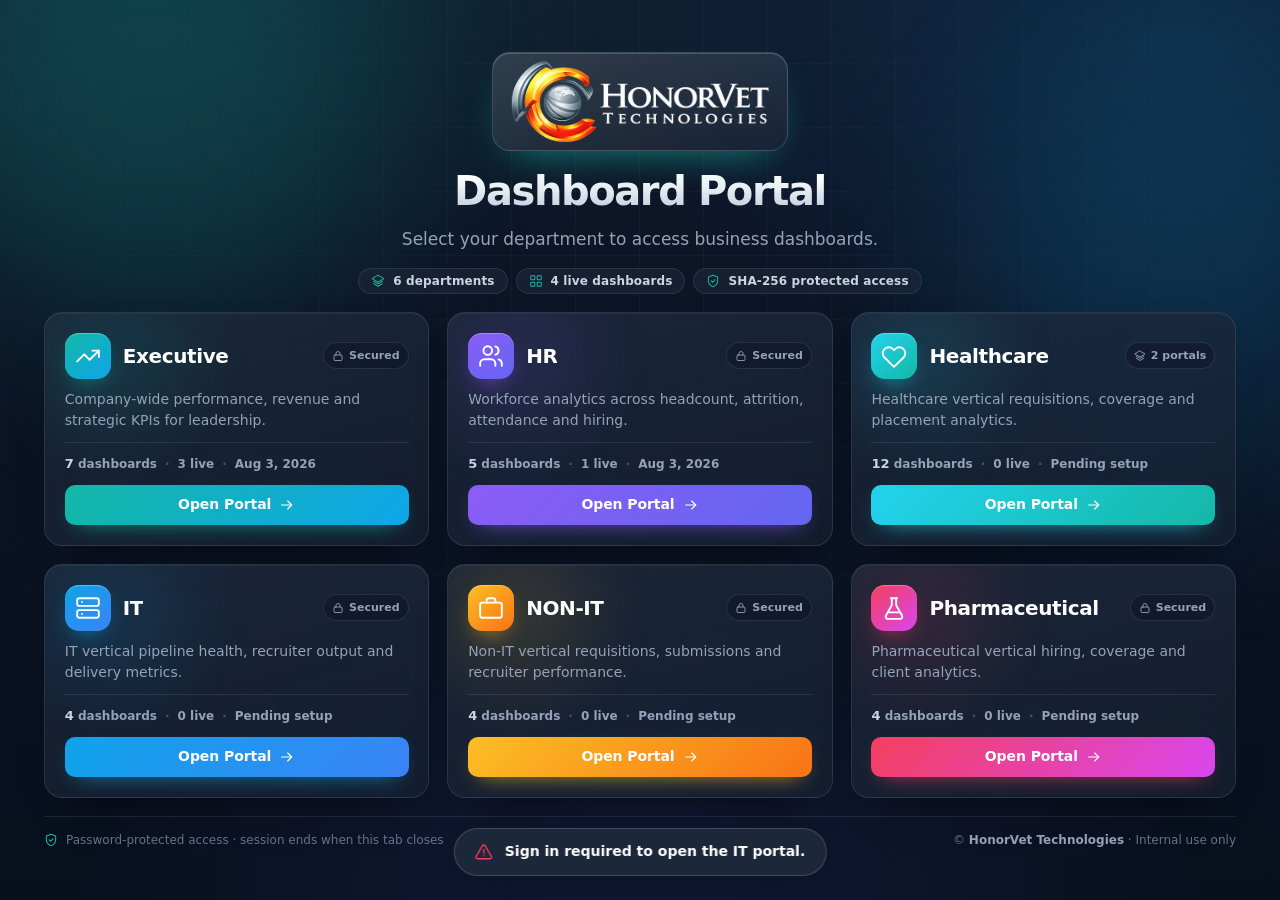
<file: it.html>
<!DOCTYPE html>
<html lang="en" class="theme-light">
<head>
  <meta charset="utf-8">
  <meta name="viewport" content="width=device-width, initial-scale=1">
  <meta name="color-scheme" content="light">
  <meta name="theme-color" content="#f8fafc">
  <meta name="robots" content="noindex, nofollow">
  <title>IT Portal — HonorVet Dashboard Portal</title>

  <link rel="icon" href="icons/favicon.svg" type="image/svg+xml">
  <link rel="apple-touch-icon" href="images/honorvettech_logo-removebg-preview.png">
  <link rel="stylesheet" href="css/components.css">
  <link rel="stylesheet" href="css/light.css">

  <!-- ==========================================================
       AUTH GATE — runs before the page paints. An unauthenticated
       visitor is redirected to index.html and never sees this page.
       ========================================================== -->
  <script src="js/config.js"></script>
  <script src="js/auth.js"></script>
  <script>HVAuth.guard("it");</script>
</head>

<body class="theme-light" data-page="department" data-dept="it">

  <noscript>
    <div class="noscript-banner">
      This portal requires JavaScript to verify your department access.
      Please enable JavaScript and reload the page.
    </div>
  </noscript>

  <!-- ===================== TOP APP BAR ===================== -->
  <header class="app-bar">
    <a class="btn-back" href="index.html" aria-label="Back to department selection" title="All departments">
      <svg class="icon" viewBox="0 0 24 24" aria-hidden="true"><line x1="20" y1="12" x2="5" y2="12"/><polyline points="11 6 5 12 11 18"/></svg>
    </a>

    <div class="app-logo">
      <img src="images/honorvettech_logo-removebg-preview.png" alt="HonorVet Technologies" width="200" height="200">
    </div>

    <span class="app-divider" aria-hidden="true"></span>

    <div class="app-ident">
      <span class="app-tile" id="deptIcon"></span>
      <div class="app-titles">
        <span class="app-eyebrow">HonorVet &middot; Dashboard Portal</span>
        <h1 class="app-title" id="deptTitle">IT Portal</h1>
      </div>
    </div>

    <div class="app-search field-control">
      <svg class="icon icon-sm" viewBox="0 0 24 24" aria-hidden="true"><circle cx="11" cy="11" r="7"/><line x1="16.2" y1="16.2" x2="21" y2="21"/></svg>
      <label class="sr-only" for="dashSearch">Search dashboards</label>
      <input class="input input-with-icon input-with-action" id="dashSearch"
             type="text" autocomplete="off" spellcheck="false"
             placeholder="Search dashboards…">
      <button class="search-clear" id="searchClear" type="button" hidden aria-label="Clear search">
        <svg class="icon icon-sm" viewBox="0 0 24 24" aria-hidden="true"><line x1="6" y1="6" x2="18" y2="18"/><line x1="18" y1="6" x2="6" y2="18"/></svg>
      </button>
    </div>

    <div class="app-tools">
      <button class="btn btn-subtle btn-icon" id="refreshBtn" type="button"
              aria-label="Refresh dashboard list" title="Refresh">
        <svg class="icon" viewBox="0 0 24 24" aria-hidden="true"><path d="M3 12a9 9 0 0 1 9-9 9.7 9.7 0 0 1 6.7 2.7L21 8"/><path d="M21 3v5h-5"/><path d="M21 12a9 9 0 0 1-9 9 9.7 9.7 0 0 1-6.7-2.7L3 16"/><path d="M8 16H3v5"/></svg>
      </button>

      <div class="profile">
        <button class="avatar" id="profileBtn" type="button"
                aria-haspopup="true" aria-expanded="false">HV</button>

        <div class="popover" id="profilePop">
          <div class="popover-head">
            <div class="name" id="popDept">IT Portal</div>
            <div class="meta">Authenticated session</div>
          </div>
          <div class="popover-row"><span>Session expires</span><strong id="popSession">&mdash;</strong></div>
          <div class="popover-row"><span>Scope</span><strong>This tab only</strong></div>
          <div class="popover-row"><span>Verification</span><strong>SHA-256</strong></div>
          <button class="btn btn-danger" type="button" data-logout data-ripple>
            <svg class="icon icon-sm" viewBox="0 0 24 24" aria-hidden="true"><path d="M9 21H5a2 2 0 0 1-2-2V5a2 2 0 0 1 2-2h4"/><polyline points="16 17 21 12 16 7"/><line x1="21" y1="12" x2="9" y2="12"/></svg>Sign out
          </button>
        </div>
      </div>

      <button class="btn btn-subtle btn-logout" type="button" data-logout>
        <svg class="icon icon-sm" viewBox="0 0 24 24" aria-hidden="true"><path d="M9 21H5a2 2 0 0 1-2-2V5a2 2 0 0 1 2-2h4"/><polyline points="16 17 21 12 16 7"/><line x1="21" y1="12" x2="9" y2="12"/></svg><span class="btn-label">Logout</span>
      </button>
    </div>
  </header>

  <!-- ===================== MAIN ===================== -->
  <main class="app-main">

    <section class="page-head">
      <div>
        <nav class="crumbs" id="crumbs" aria-label="Breadcrumb">
          <a href="index.html"><svg class="icon icon-sm" viewBox="0 0 24 24" aria-hidden="true"><path d="M3 10.5 12 3l9 7.5"/><path d="M5 9.6V20a1 1 0 0 0 1 1h12a1 1 0 0 0 1-1V9.6"/></svg>Dashboard Portal</a>
          <svg class="icon icon-sm" viewBox="0 0 24 24" aria-hidden="true"><polyline points="9 6 15 12 9 18"/></svg>
          <span class="current" id="crumbCurrent">IT</span>
        </nav>
        <h2 class="page-title" id="pageTitle">IT Analytics</h2>
        <p class="page-sub" id="pageSub"></p>
      </div>
      <div class="page-stats" id="pageStats"></div>
    </section>

    <div class="section-bar">
      <h3 class="section-title">
        <svg class="icon icon-sm" viewBox="0 0 24 24" aria-hidden="true"><rect x="3" y="3" width="7" height="7" rx="1.5"/><rect x="14" y="3" width="7" height="7" rx="1.5"/><rect x="3" y="14" width="7" height="7" rx="1.5"/><rect x="14" y="14" width="7" height="7" rx="1.5"/></svg>Dashboards
        <span class="section-count" id="dashCount">0</span>
      </h3>
    </div>

    <!-- Skeleton placeholders while the list initialises -->
    <div class="grid-cards" id="dashSkeleton" aria-hidden="true"></div>

    <!-- Dashboard cards (rendered by js/app.js) -->
    <section class="grid-cards" id="dashGrid" hidden aria-live="polite"></section>

    <!-- No-results state -->
    <div class="empty" id="dashEmpty" hidden></div>

  </main>

  <!-- ===================== FOOTER ===================== -->
  <footer class="app-foot">
    <div class="app-foot-inner">
      <span class="foot-secure">
        <svg class="icon icon-sm" viewBox="0 0 24 24" aria-hidden="true"><path d="M12 22s8-4 8-10V5l-8-3-8 3v7c0 6 8 10 8 10z"/><polyline points="9 11.8 11.4 14.2 15.4 9.8"/></svg>
        <span>IT dashboards &middot; visible only to this authenticated session</span>
      </span>
      <span>&copy; HonorVet Technologies &middot; Internal use only</span>
    </div>
  </footer>

  <div class="toast-stack" role="status" aria-live="polite"></div>

  <script src="js/app.js"></script>
</body>
</html>
</file>
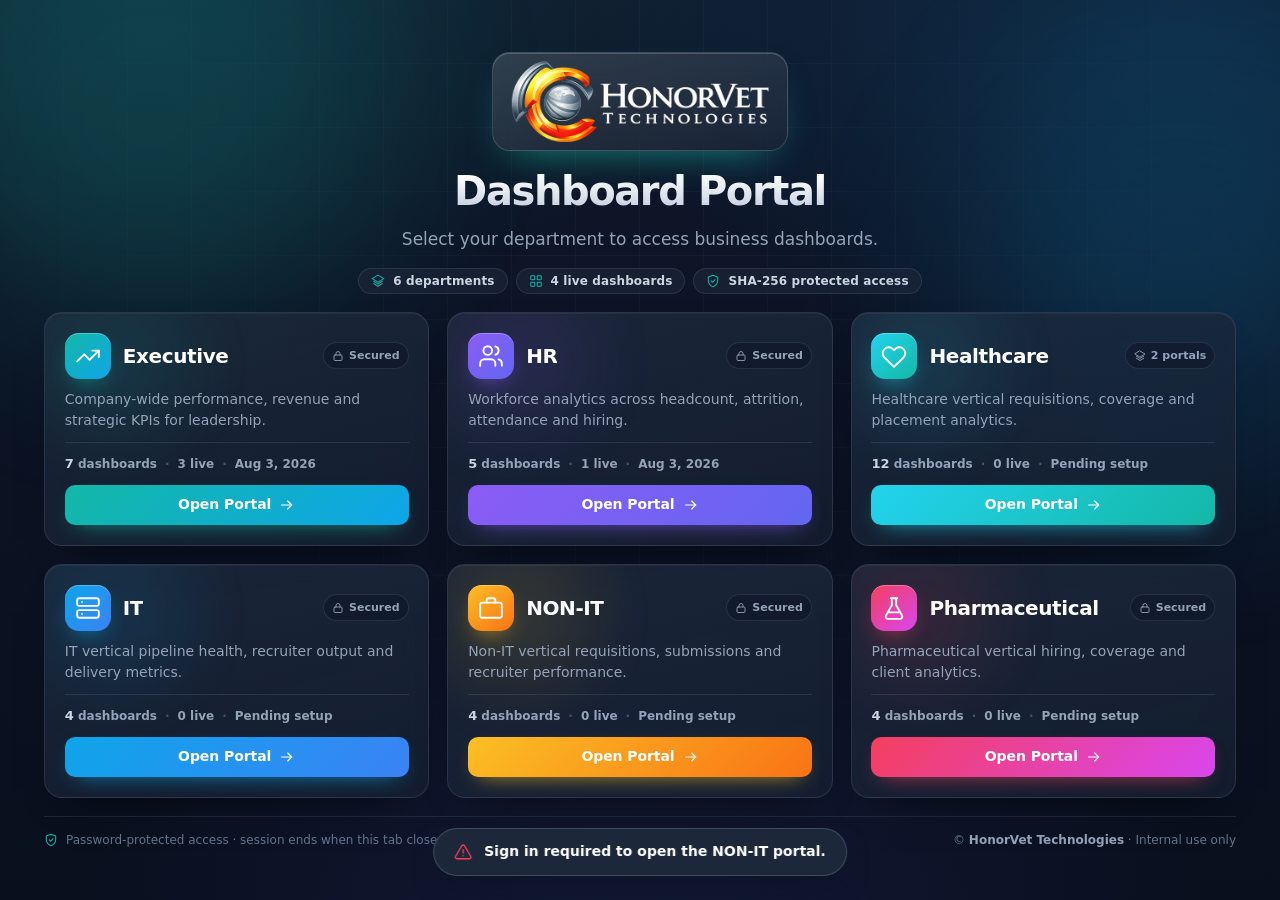
<file: nonit.html>
<!DOCTYPE html>
<html lang="en" class="theme-light">
<head>
  <meta charset="utf-8">
  <meta name="viewport" content="width=device-width, initial-scale=1">
  <meta name="color-scheme" content="light">
  <meta name="theme-color" content="#f8fafc">
  <meta name="robots" content="noindex, nofollow">
  <title>NON-IT Portal — HonorVet Dashboard Portal</title>

  <link rel="icon" href="icons/favicon.svg" type="image/svg+xml">
  <link rel="apple-touch-icon" href="images/honorvettech_logo-removebg-preview.png">
  <link rel="stylesheet" href="css/components.css">
  <link rel="stylesheet" href="css/light.css">

  <!-- ==========================================================
       AUTH GATE — runs before the page paints. An unauthenticated
       visitor is redirected to index.html and never sees this page.
       ========================================================== -->
  <script src="js/config.js"></script>
  <script src="js/auth.js"></script>
  <script>HVAuth.guard("nonit");</script>
</head>

<body class="theme-light" data-page="department" data-dept="nonit">

  <noscript>
    <div class="noscript-banner">
      This portal requires JavaScript to verify your department access.
      Please enable JavaScript and reload the page.
    </div>
  </noscript>

  <!-- ===================== TOP APP BAR ===================== -->
  <header class="app-bar">
    <a class="btn-back" href="index.html" aria-label="Back to department selection" title="All departments">
      <svg class="icon" viewBox="0 0 24 24" aria-hidden="true"><line x1="20" y1="12" x2="5" y2="12"/><polyline points="11 6 5 12 11 18"/></svg>
    </a>

    <div class="app-logo">
      <img src="images/honorvettech_logo-removebg-preview.png" alt="HonorVet Technologies" width="200" height="200">
    </div>

    <span class="app-divider" aria-hidden="true"></span>

    <div class="app-ident">
      <span class="app-tile" id="deptIcon"></span>
      <div class="app-titles">
        <span class="app-eyebrow">HonorVet &middot; Dashboard Portal</span>
        <h1 class="app-title" id="deptTitle">NON-IT Portal</h1>
      </div>
    </div>

    <div class="app-search field-control">
      <svg class="icon icon-sm" viewBox="0 0 24 24" aria-hidden="true"><circle cx="11" cy="11" r="7"/><line x1="16.2" y1="16.2" x2="21" y2="21"/></svg>
      <label class="sr-only" for="dashSearch">Search dashboards</label>
      <input class="input input-with-icon input-with-action" id="dashSearch"
             type="text" autocomplete="off" spellcheck="false"
             placeholder="Search dashboards…">
      <button class="search-clear" id="searchClear" type="button" hidden aria-label="Clear search">
        <svg class="icon icon-sm" viewBox="0 0 24 24" aria-hidden="true"><line x1="6" y1="6" x2="18" y2="18"/><line x1="18" y1="6" x2="6" y2="18"/></svg>
      </button>
    </div>

    <div class="app-tools">
      <button class="btn btn-subtle btn-icon" id="refreshBtn" type="button"
              aria-label="Refresh dashboard list" title="Refresh">
        <svg class="icon" viewBox="0 0 24 24" aria-hidden="true"><path d="M3 12a9 9 0 0 1 9-9 9.7 9.7 0 0 1 6.7 2.7L21 8"/><path d="M21 3v5h-5"/><path d="M21 12a9 9 0 0 1-9 9 9.7 9.7 0 0 1-6.7-2.7L3 16"/><path d="M8 16H3v5"/></svg>
      </button>

      <div class="profile">
        <button class="avatar" id="profileBtn" type="button"
                aria-haspopup="true" aria-expanded="false">HV</button>

        <div class="popover" id="profilePop">
          <div class="popover-head">
            <div class="name" id="popDept">NON-IT Portal</div>
            <div class="meta">Authenticated session</div>
          </div>
          <div class="popover-row"><span>Session expires</span><strong id="popSession">&mdash;</strong></div>
          <div class="popover-row"><span>Scope</span><strong>This tab only</strong></div>
          <div class="popover-row"><span>Verification</span><strong>SHA-256</strong></div>
          <button class="btn btn-danger" type="button" data-logout data-ripple>
            <svg class="icon icon-sm" viewBox="0 0 24 24" aria-hidden="true"><path d="M9 21H5a2 2 0 0 1-2-2V5a2 2 0 0 1 2-2h4"/><polyline points="16 17 21 12 16 7"/><line x1="21" y1="12" x2="9" y2="12"/></svg>Sign out
          </button>
        </div>
      </div>

      <button class="btn btn-subtle btn-logout" type="button" data-logout>
        <svg class="icon icon-sm" viewBox="0 0 24 24" aria-hidden="true"><path d="M9 21H5a2 2 0 0 1-2-2V5a2 2 0 0 1 2-2h4"/><polyline points="16 17 21 12 16 7"/><line x1="21" y1="12" x2="9" y2="12"/></svg><span class="btn-label">Logout</span>
      </button>
    </div>
  </header>

  <!-- ===================== MAIN ===================== -->
  <main class="app-main">

    <section class="page-head">
      <div>
        <nav class="crumbs" id="crumbs" aria-label="Breadcrumb">
          <a href="index.html"><svg class="icon icon-sm" viewBox="0 0 24 24" aria-hidden="true"><path d="M3 10.5 12 3l9 7.5"/><path d="M5 9.6V20a1 1 0 0 0 1 1h12a1 1 0 0 0 1-1V9.6"/></svg>Dashboard Portal</a>
          <svg class="icon icon-sm" viewBox="0 0 24 24" aria-hidden="true"><polyline points="9 6 15 12 9 18"/></svg>
          <span class="current" id="crumbCurrent">NON-IT</span>
        </nav>
        <h2 class="page-title" id="pageTitle">NON-IT Analytics</h2>
        <p class="page-sub" id="pageSub"></p>
      </div>
      <div class="page-stats" id="pageStats"></div>
    </section>

    <div class="section-bar">
      <h3 class="section-title">
        <svg class="icon icon-sm" viewBox="0 0 24 24" aria-hidden="true"><rect x="3" y="3" width="7" height="7" rx="1.5"/><rect x="14" y="3" width="7" height="7" rx="1.5"/><rect x="3" y="14" width="7" height="7" rx="1.5"/><rect x="14" y="14" width="7" height="7" rx="1.5"/></svg>Dashboards
        <span class="section-count" id="dashCount">0</span>
      </h3>
    </div>

    <!-- Skeleton placeholders while the list initialises -->
    <div class="grid-cards" id="dashSkeleton" aria-hidden="true"></div>

    <!-- Dashboard cards (rendered by js/app.js) -->
    <section class="grid-cards" id="dashGrid" hidden aria-live="polite"></section>

    <!-- No-results state -->
    <div class="empty" id="dashEmpty" hidden></div>

  </main>

  <!-- ===================== FOOTER ===================== -->
  <footer class="app-foot">
    <div class="app-foot-inner">
      <span class="foot-secure">
        <svg class="icon icon-sm" viewBox="0 0 24 24" aria-hidden="true"><path d="M12 22s8-4 8-10V5l-8-3-8 3v7c0 6 8 10 8 10z"/><polyline points="9 11.8 11.4 14.2 15.4 9.8"/></svg>
        <span>NON-IT dashboards &middot; visible only to this authenticated session</span>
      </span>
      <span>&copy; HonorVet Technologies &middot; Internal use only</span>
    </div>
  </footer>

  <div class="toast-stack" role="status" aria-live="polite"></div>

  <script src="js/app.js"></script>
</body>
</html>
</file>
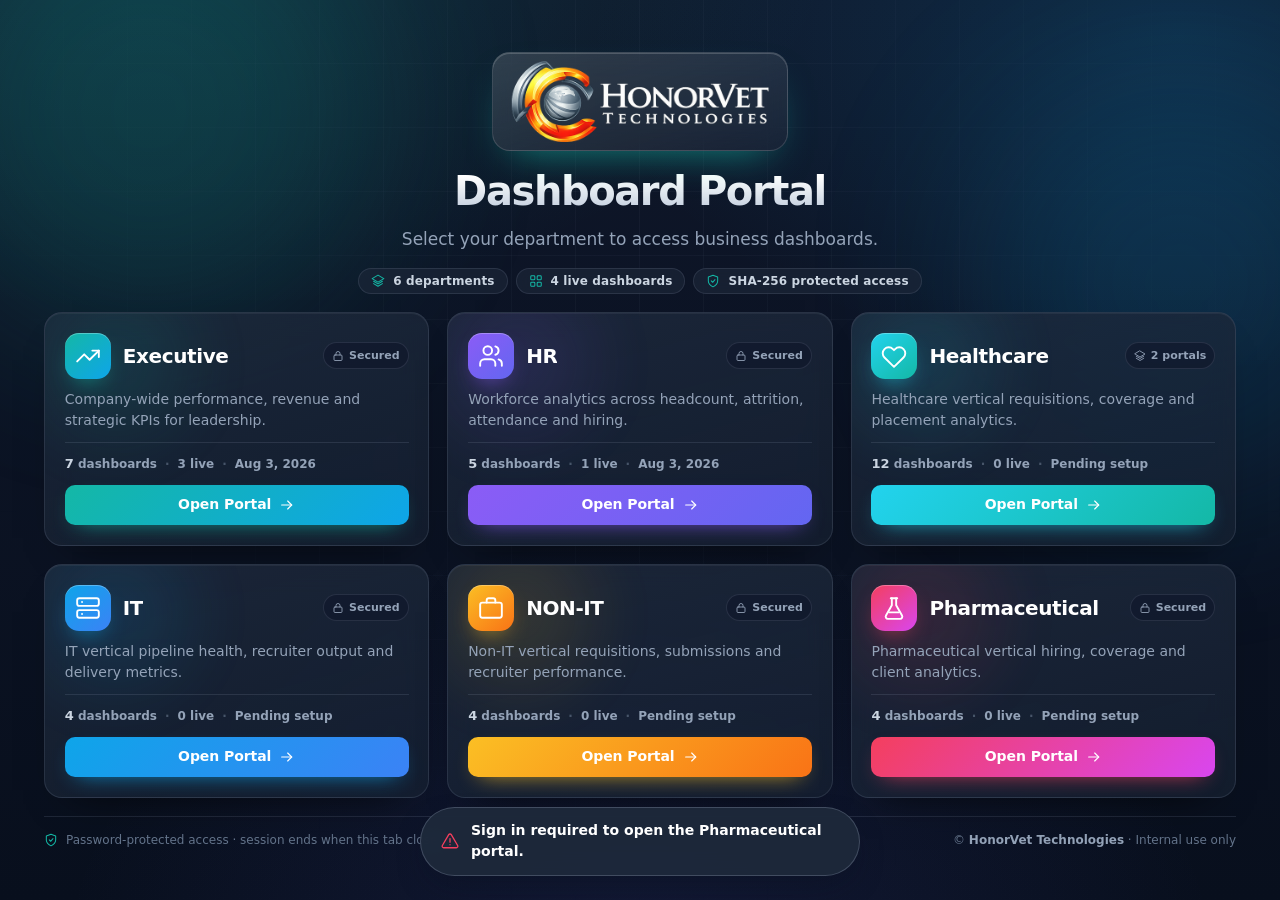
<file: pharma.html>
<!DOCTYPE html>
<html lang="en" class="theme-light">
<head>
  <meta charset="utf-8">
  <meta name="viewport" content="width=device-width, initial-scale=1">
  <meta name="color-scheme" content="light">
  <meta name="theme-color" content="#f8fafc">
  <meta name="robots" content="noindex, nofollow">
  <title>Pharmaceutical Portal — HonorVet Dashboard Portal</title>

  <link rel="icon" href="icons/favicon.svg" type="image/svg+xml">
  <link rel="apple-touch-icon" href="images/honorvettech_logo-removebg-preview.png">
  <link rel="stylesheet" href="css/components.css">
  <link rel="stylesheet" href="css/light.css">

  <!-- ==========================================================
       AUTH GATE — runs before the page paints. An unauthenticated
       visitor is redirected to index.html and never sees this page.
       ========================================================== -->
  <script src="js/config.js"></script>
  <script src="js/auth.js"></script>
  <script>HVAuth.guard("pharma");</script>
</head>

<body class="theme-light" data-page="department" data-dept="pharma">

  <noscript>
    <div class="noscript-banner">
      This portal requires JavaScript to verify your department access.
      Please enable JavaScript and reload the page.
    </div>
  </noscript>

  <!-- ===================== TOP APP BAR ===================== -->
  <header class="app-bar">
    <a class="btn-back" href="index.html" aria-label="Back to department selection" title="All departments">
      <svg class="icon" viewBox="0 0 24 24" aria-hidden="true"><line x1="20" y1="12" x2="5" y2="12"/><polyline points="11 6 5 12 11 18"/></svg>
    </a>

    <div class="app-logo">
      <img src="images/honorvettech_logo-removebg-preview.png" alt="HonorVet Technologies" width="200" height="200">
    </div>

    <span class="app-divider" aria-hidden="true"></span>

    <div class="app-ident">
      <span class="app-tile" id="deptIcon"></span>
      <div class="app-titles">
        <span class="app-eyebrow">HonorVet &middot; Dashboard Portal</span>
        <h1 class="app-title" id="deptTitle">Pharmaceutical Portal</h1>
      </div>
    </div>

    <div class="app-search field-control">
      <svg class="icon icon-sm" viewBox="0 0 24 24" aria-hidden="true"><circle cx="11" cy="11" r="7"/><line x1="16.2" y1="16.2" x2="21" y2="21"/></svg>
      <label class="sr-only" for="dashSearch">Search dashboards</label>
      <input class="input input-with-icon input-with-action" id="dashSearch"
             type="text" autocomplete="off" spellcheck="false"
             placeholder="Search dashboards…">
      <button class="search-clear" id="searchClear" type="button" hidden aria-label="Clear search">
        <svg class="icon icon-sm" viewBox="0 0 24 24" aria-hidden="true"><line x1="6" y1="6" x2="18" y2="18"/><line x1="18" y1="6" x2="6" y2="18"/></svg>
      </button>
    </div>

    <div class="app-tools">
      <button class="btn btn-subtle btn-icon" id="refreshBtn" type="button"
              aria-label="Refresh dashboard list" title="Refresh">
        <svg class="icon" viewBox="0 0 24 24" aria-hidden="true"><path d="M3 12a9 9 0 0 1 9-9 9.7 9.7 0 0 1 6.7 2.7L21 8"/><path d="M21 3v5h-5"/><path d="M21 12a9 9 0 0 1-9 9 9.7 9.7 0 0 1-6.7-2.7L3 16"/><path d="M8 16H3v5"/></svg>
      </button>

      <div class="profile">
        <button class="avatar" id="profileBtn" type="button"
                aria-haspopup="true" aria-expanded="false">HV</button>

        <div class="popover" id="profilePop">
          <div class="popover-head">
            <div class="name" id="popDept">Pharmaceutical Portal</div>
            <div class="meta">Authenticated session</div>
          </div>
          <div class="popover-row"><span>Session expires</span><strong id="popSession">&mdash;</strong></div>
          <div class="popover-row"><span>Scope</span><strong>This tab only</strong></div>
          <div class="popover-row"><span>Verification</span><strong>SHA-256</strong></div>
          <button class="btn btn-danger" type="button" data-logout data-ripple>
            <svg class="icon icon-sm" viewBox="0 0 24 24" aria-hidden="true"><path d="M9 21H5a2 2 0 0 1-2-2V5a2 2 0 0 1 2-2h4"/><polyline points="16 17 21 12 16 7"/><line x1="21" y1="12" x2="9" y2="12"/></svg>Sign out
          </button>
        </div>
      </div>

      <button class="btn btn-subtle btn-logout" type="button" data-logout>
        <svg class="icon icon-sm" viewBox="0 0 24 24" aria-hidden="true"><path d="M9 21H5a2 2 0 0 1-2-2V5a2 2 0 0 1 2-2h4"/><polyline points="16 17 21 12 16 7"/><line x1="21" y1="12" x2="9" y2="12"/></svg><span class="btn-label">Logout</span>
      </button>
    </div>
  </header>

  <!-- ===================== MAIN ===================== -->
  <main class="app-main">

    <section class="page-head">
      <div>
        <nav class="crumbs" id="crumbs" aria-label="Breadcrumb">
          <a href="index.html"><svg class="icon icon-sm" viewBox="0 0 24 24" aria-hidden="true"><path d="M3 10.5 12 3l9 7.5"/><path d="M5 9.6V20a1 1 0 0 0 1 1h12a1 1 0 0 0 1-1V9.6"/></svg>Dashboard Portal</a>
          <svg class="icon icon-sm" viewBox="0 0 24 24" aria-hidden="true"><polyline points="9 6 15 12 9 18"/></svg>
          <span class="current" id="crumbCurrent">Pharmaceutical</span>
        </nav>
        <h2 class="page-title" id="pageTitle">Pharmaceutical Analytics</h2>
        <p class="page-sub" id="pageSub"></p>
      </div>
      <div class="page-stats" id="pageStats"></div>
    </section>

    <div class="section-bar">
      <h3 class="section-title">
        <svg class="icon icon-sm" viewBox="0 0 24 24" aria-hidden="true"><rect x="3" y="3" width="7" height="7" rx="1.5"/><rect x="14" y="3" width="7" height="7" rx="1.5"/><rect x="3" y="14" width="7" height="7" rx="1.5"/><rect x="14" y="14" width="7" height="7" rx="1.5"/></svg>Dashboards
        <span class="section-count" id="dashCount">0</span>
      </h3>
    </div>

    <!-- Skeleton placeholders while the list initialises -->
    <div class="grid-cards" id="dashSkeleton" aria-hidden="true"></div>

    <!-- Dashboard cards (rendered by js/app.js) -->
    <section class="grid-cards" id="dashGrid" hidden aria-live="polite"></section>

    <!-- No-results state -->
    <div class="empty" id="dashEmpty" hidden></div>

  </main>

  <!-- ===================== FOOTER ===================== -->
  <footer class="app-foot">
    <div class="app-foot-inner">
      <span class="foot-secure">
        <svg class="icon icon-sm" viewBox="0 0 24 24" aria-hidden="true"><path d="M12 22s8-4 8-10V5l-8-3-8 3v7c0 6 8 10 8 10z"/><polyline points="9 11.8 11.4 14.2 15.4 9.8"/></svg>
        <span>Pharmaceutical dashboards &middot; visible only to this authenticated session</span>
      </span>
      <span>&copy; HonorVet Technologies &middot; Internal use only</span>
    </div>
  </footer>

  <div class="toast-stack" role="status" aria-live="polite"></div>

  <script src="js/app.js"></script>
</body>
</html>
</file>
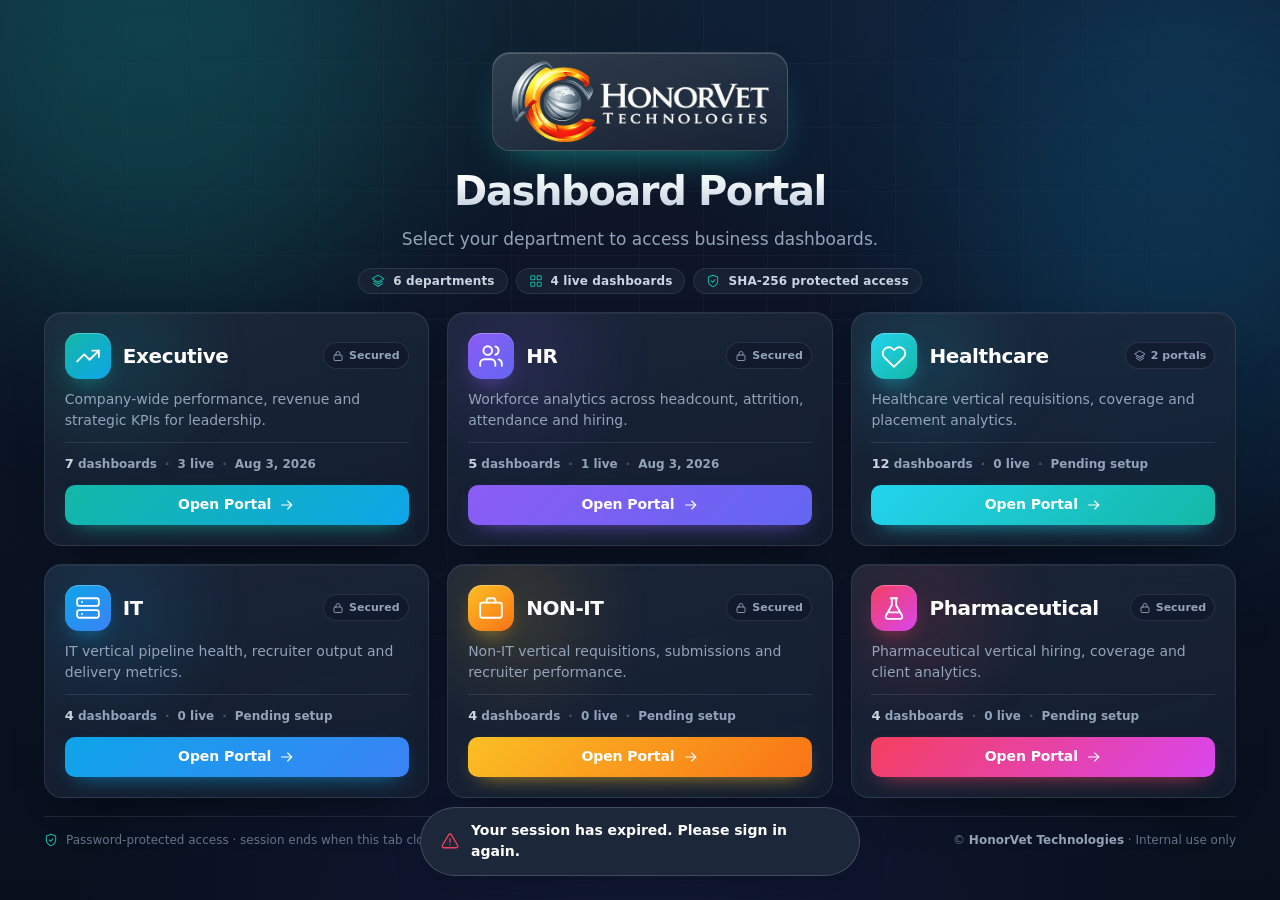
<file: viewer.html>
<!DOCTYPE html>
<html lang="en" class="theme-light">
<head>
  <meta charset="utf-8">
  <meta name="viewport" content="width=device-width, initial-scale=1">
  <meta name="color-scheme" content="light">
  <meta name="theme-color" content="#f8fafc">
  <meta name="robots" content="noindex, nofollow">
  <title>Report Viewer — HonorVet Dashboard Portal</title>

  <link rel="icon" href="icons/favicon.svg" type="image/svg+xml">
  <link rel="stylesheet" href="css/components.css">
  <link rel="stylesheet" href="css/light.css">

  <!-- ==========================================================
       AUTH GATE — the viewer is locked to the department named in
       the ?dept= query string, so an HR session cannot open an
       Executive report by editing the URL.
       ========================================================== -->
  <script src="js/config.js"></script>
  <script src="js/auth.js"></script>
  <script>
    HVAuth.guard(new URLSearchParams(window.location.search).get("dept"));
  </script>
</head>

<body class="theme-light viewer-body" data-page="viewer">

  <noscript>
    <div class="noscript-banner">
      This portal requires JavaScript to verify your department access.
      Please enable JavaScript and reload the page.
    </div>
  </noscript>

  <!-- ===================== TOP APP BAR ===================== -->
  <header class="app-bar">
    <a class="btn-back" id="backBtn" href="index.html"
       aria-label="Back to department dashboards" title="Back to dashboards">
      <svg class="icon" viewBox="0 0 24 24" aria-hidden="true"><line x1="20" y1="12" x2="5" y2="12"/><polyline points="11 6 5 12 11 18"/></svg>
    </a>

    <div class="app-ident">
      <span class="app-tile" id="deptIcon"></span>
      <div class="app-titles">
        <span class="app-eyebrow"><span id="deptChip">Department</span> &middot; Power BI report</span>
        <h1 class="app-title" id="viewerTitle">Report</h1>
      </div>
    </div>

    <p class="sr-only" id="viewerDesc"></p>

    <div class="app-tools" style="margin-left:auto">
      <button class="btn btn-subtle btn-icon" id="reloadBtn" type="button"
              aria-label="Reload report" title="Reload report">
        <svg class="icon" viewBox="0 0 24 24" aria-hidden="true"><path d="M3 12a9 9 0 0 1 9-9 9.7 9.7 0 0 1 6.7 2.7L21 8"/><path d="M21 3v5h-5"/><path d="M21 12a9 9 0 0 1-9 9 9.7 9.7 0 0 1-6.7-2.7L3 16"/><path d="M8 16H3v5"/></svg>
      </button>

      <button class="btn btn-subtle btn-icon" id="fullscreenBtn" type="button"
              aria-label="Toggle fullscreen" title="Fullscreen">
        <svg class="icon" viewBox="0 0 24 24" aria-hidden="true"><path d="M4 9V5.5A1.5 1.5 0 0 1 5.5 4H9"/><path d="M15 4h3.5A1.5 1.5 0 0 1 20 5.5V9"/><path d="M20 15v3.5a1.5 1.5 0 0 1-1.5 1.5H15"/><path d="M9 20H5.5A1.5 1.5 0 0 1 4 18.5V15"/></svg>
      </button>

      <button class="btn btn-subtle" id="newTabBtn" type="button" title="Open in new tab">
        <svg class="icon icon-sm" viewBox="0 0 24 24" aria-hidden="true"><path d="M15 3h6v6"/><path d="M10.5 13.5 21 3"/><path d="M20 13v6a2 2 0 0 1-2 2H6a2 2 0 0 1-2-2V6a2 2 0 0 1 2-2h6"/></svg>
        <span class="btn-label">New tab</span>
      </button>

      <button class="btn btn-subtle btn-logout" type="button" data-logout>
        <svg class="icon icon-sm" viewBox="0 0 24 24" aria-hidden="true"><path d="M9 21H5a2 2 0 0 1-2-2V5a2 2 0 0 1 2-2h4"/><polyline points="16 17 21 12 16 7"/><line x1="21" y1="12" x2="9" y2="12"/></svg>
        <span class="btn-label">Logout</span>
      </button>
    </div>
  </header>

  <!-- ===================== REPORT STAGE ===================== -->
  <div class="viewer-stage" id="viewerStage">

    <iframe id="viewerFrame" class="viewer-frame" title="Power BI report"
            allowfullscreen loading="eager"
            referrerpolicy="strict-origin-when-cross-origin"></iframe>

    <!-- Loading state -->
    <div class="viewer-overlay" id="viewerLoading">
      <div class="spinner"></div>
      <p class="viewer-loading-label">Loading Power BI report…</p>
    </div>

    <!-- Blocked-embed / not-configured / not-found state (filled by app.js) -->
    <div class="viewer-overlay" id="viewerFallback" hidden></div>

  </div>

  <div class="toast-stack" role="status" aria-live="polite"></div>

  <script src="js/app.js"></script>
</body>
</html>
</file>
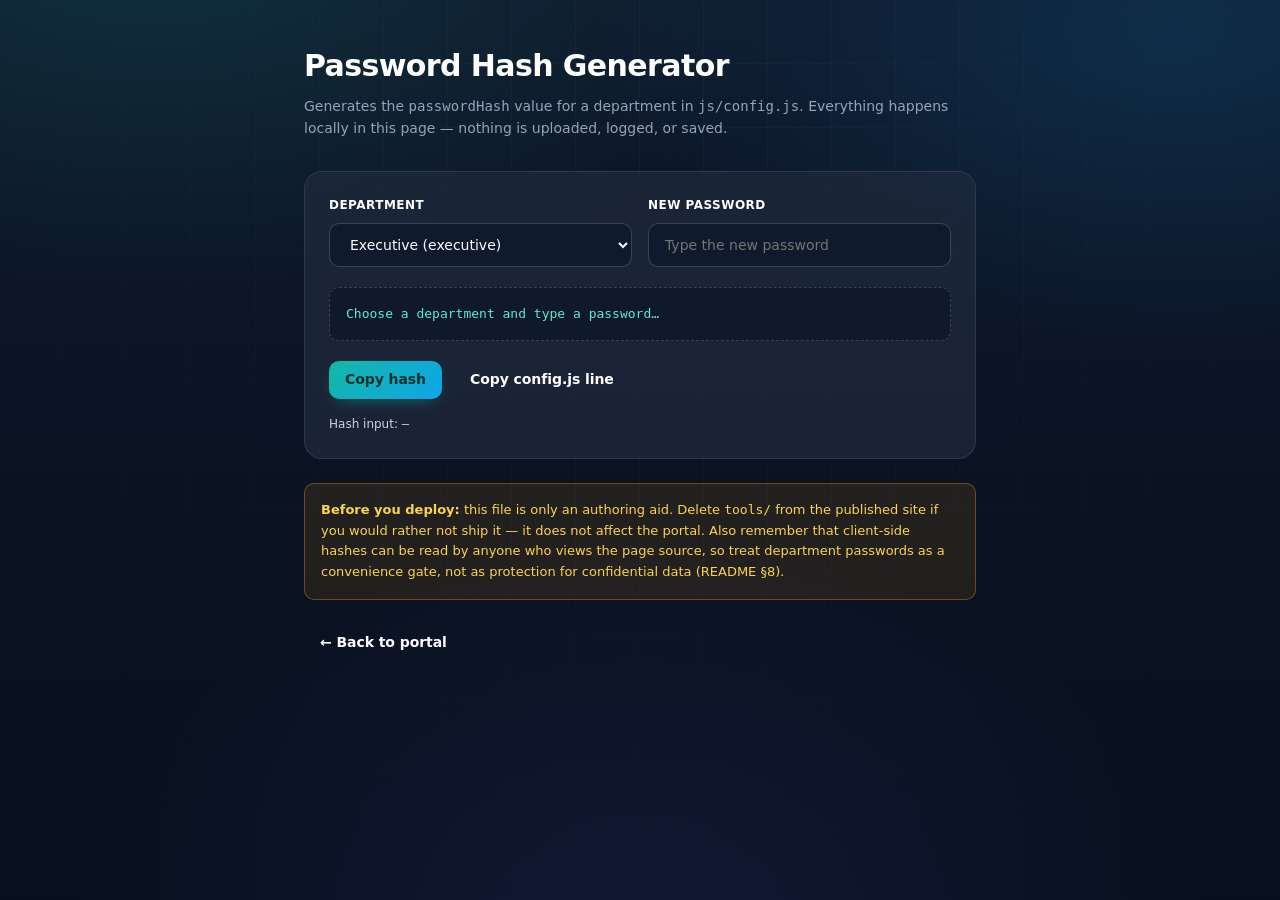
<file: tools/hash-generator.html>
<!DOCTYPE html>
<html lang="en" class="theme-dark">
<head>
  <meta charset="utf-8">
  <meta name="viewport" content="width=device-width, initial-scale=1">
  <meta name="robots" content="noindex, nofollow">
  <title>Password Hash Generator — HonorVet Dashboard Portal</title>
  <link rel="icon" href="../icons/favicon.svg" type="image/svg+xml">
  <link rel="stylesheet" href="../css/components.css">
  <link rel="stylesheet" href="../css/dark.css">
  <style>
    /* This admin tool is intentionally plain — it is not part of the portal UI. */
    .tool { max-width: 720px; margin: 0 auto; padding: var(--sp-12) var(--sp-6); }
    .tool h1 { font-size: var(--text-3xl); }
    .tool p.lede { margin-top: var(--sp-3); color: var(--text-muted); }
    .card {
      margin-top: var(--sp-8); padding: var(--sp-6); border-radius: var(--r-xl);
      background: rgba(30, 41, 59, .8); border: 1px solid var(--border);
    }
    .row { display: grid; gap: var(--sp-4); grid-template-columns: 1fr 1fr; }
    @media (max-width: 620px) { .row { grid-template-columns: 1fr; } }
    select.input, input.input { background: rgba(15,23,42,.72); border-color: var(--border-strong); color: #fff; }
    select.input:focus, input.input:focus { outline: none; border-color: var(--brand-primary); }
    .out {
      margin-top: var(--sp-5); padding: var(--sp-4); border-radius: var(--r-md);
      background: rgba(15,23,42,.8); border: 1px dashed var(--border-strong);
      font-family: var(--font-mono); font-size: var(--text-sm);
      word-break: break-all; color: #5eead4; min-height: 3.2em;
    }
    .snippet { color: var(--text-soft); }
    .warn {
      margin-top: var(--sp-6); padding: var(--sp-4); border-radius: var(--r-md);
      border: 1px solid rgba(245,158,11,.35); background: rgba(245,158,11,.1);
      color: #fcd34d; font-size: var(--text-sm); line-height: 1.6;
    }
    .actions { display: flex; gap: var(--sp-3); margin-top: var(--sp-5); flex-wrap: wrap; }
  </style>
</head>

<body class="theme-dark">
  <div class="bg-layer" aria-hidden="true"><span class="bg-grid"></span></div>

  <main class="tool" style="position:relative;z-index:1">
    <h1>Password Hash Generator</h1>
    <p class="lede">
      Generates the <code>passwordHash</code> value for a department in
      <code>js/config.js</code>. Everything happens locally in this page —
      nothing is uploaded, logged, or saved.
    </p>

    <div class="card">
      <div class="row">
        <div class="field">
          <label class="field-label" for="dept">Department</label>
          <select class="input" id="dept"></select>
        </div>
        <div class="field">
          <label class="field-label" for="pw">New password</label>
          <input class="input" id="pw" type="text" autocomplete="off" spellcheck="false"
                 placeholder="Type the new password">
        </div>
      </div>

      <div class="out" id="out">Choose a department and type a password…</div>

      <div class="actions">
        <button class="btn btn-primary" id="copyHash" type="button" data-ripple>Copy hash</button>
        <button class="btn btn-ghost" id="copyLine" type="button" data-ripple>Copy config.js line</button>
      </div>

      <p class="snippet" style="margin-top:var(--sp-4);font-size:var(--text-xs)">
        Hash input: <code id="preview">—</code>
      </p>
    </div>

    <div class="warn">
      <strong>Before you deploy:</strong> this file is only an authoring aid. Delete
      <code>tools/</code> from the published site if you would rather not ship it —
      it does not affect the portal. Also remember that client-side hashes can be read
      by anyone who views the page source, so treat department passwords as a
      convenience gate, not as protection for confidential data (README §8).
    </div>

    <p style="margin-top:var(--sp-6)"><a class="btn btn-ghost" href="../index.html">← Back to portal</a></p>
  </main>

  <div class="toast-stack" role="status" aria-live="polite"></div>

  <script src="../js/config.js"></script>
  <script src="../js/auth.js"></script>
  <script>
    (function () {
      "use strict";
      var deptSel = document.getElementById("dept");
      var pw = document.getElementById("pw");
      var out = document.getElementById("out");
      var preview = document.getElementById("preview");
      var currentHash = "";

      // Departments first, then each hub's sub-portals nested beneath it, so
      // manager passwords can be regenerated here too.
      HVBI.departments.forEach(function (d) {
        var subs = HVBI.getSubPortals(d.key);

        if (!subs.length) {
          var opt = document.createElement("option");
          opt.value = d.key;
          opt.textContent = d.name + "  (" + d.key + ")";
          deptSel.appendChild(opt);
          return;
        }

        // A hub has no password of its own — list only its sub-portals.
        var group = document.createElement("optgroup");
        group.label = d.name + " — sub-portals";
        subs.forEach(function (s) {
          var o = document.createElement("option");
          o.value = s.key;
          o.textContent = s.name + (s.role ? " · " + s.role : "") + "  (" + s.key + ")";
          group.appendChild(o);
        });
        deptSel.appendChild(group);
      });

      function render() {
        var key = deptSel.value;
        var input = HVBI.auth.saltPrefix + key + "|" + pw.value;
        preview.textContent = pw.value ? input : "—";

        if (!pw.value) {
          currentHash = "";
          out.textContent = "Choose a department and type a password…";
          return;
        }
        HVAuth.sha256(input).then(function (hash) {
          currentHash = hash;
          out.textContent = hash;
        });
      }

      function copy(text, label) {
        if (!text) return;
        navigator.clipboard.writeText(text).then(
          function () { alert(label + " copied to the clipboard."); },
          function () { window.prompt("Copy manually:", text); }
        );
      }

      deptSel.addEventListener("change", render);
      pw.addEventListener("input", render);

      document.getElementById("copyHash").addEventListener("click", function () {
        copy(currentHash, "Hash");
      });
      document.getElementById("copyLine").addEventListener("click", function () {
        copy('passwordHash: "' + currentHash + '",', "config.js line");
      });

      render();
    })();
  </script>
</body>
</html>
</file>
<file: css/components.css>
/* ===========================================================================
 * components.css — HonorVet Dashboard Portal
 * ---------------------------------------------------------------------------
 * Shared foundation used by BOTH themes:
 *   1. Design tokens (colors, spacing, radii, shadows, motion)
 *   2. Reset + base typography
 *   3. Reusable components (buttons, fields, modal, toast, skeleton, chips)
 *   4. Keyframes + accessibility helpers
 *
 * Theme-specific surfaces live in dark.css (landing) and light.css (portals).
 * ======================================================================== */

/* ---------------------------------------------------------------------------
 * 1. DESIGN TOKENS
 * ------------------------------------------------------------------------ */
:root {
  /* Brand ---------------------------------------------------------------- */
  --brand-primary: #14b8a6;
  --brand-primary-hover: #0d9488;
  --brand-secondary: #0ea5e9;
  --brand-gradient: linear-gradient(135deg, #14b8a6 0%, #0ea5e9 100%);

  /* Semantic ------------------------------------------------------------- */
  --success: #10b981;
  --warning: #f59e0b;
  --danger: #f43f5e;
  --info: #0ea5e9;

  /* Neutral ramp (slate) ------------------------------------------------- */
  --slate-50: #f8fafc;
  --slate-100: #f1f5f9;
  --slate-200: #e2e8f0;
  --slate-300: #cbd5e1;
  --slate-400: #94a3b8;
  --slate-500: #64748b;
  --slate-600: #475569;
  --slate-700: #334155;
  --slate-800: #1e293b;
  --slate-900: #0f172a;
  --slate-950: #080f1d;

  /* Typography ----------------------------------------------------------- */
  --font-sans: "Inter", "Segoe UI", "Segoe UI Variable", system-ui,
    -apple-system, "Helvetica Neue", Arial, sans-serif;
  --font-mono: "Cascadia Code", "Consolas", "SF Mono", ui-monospace, monospace;

  --text-2xs: 0.6875rem;  /* 11px */
  --text-xs: 0.75rem;     /* 12px */
  --text-sm: 0.8125rem;   /* 13px */
  --text-base: 0.875rem;  /* 14px */
  --text-md: 0.9375rem;   /* 15px */
  --text-lg: 1.0625rem;   /* 17px */
  --text-xl: 1.25rem;     /* 20px */
  --text-2xl: 1.5rem;     /* 24px */
  --text-3xl: 1.875rem;   /* 30px */
  --text-4xl: 2.5rem;     /* 40px */
  --text-5xl: 3.25rem;    /* 52px */

  /* Spacing scale -------------------------------------------------------- */
  --sp-1: 0.25rem;
  --sp-2: 0.5rem;
  --sp-3: 0.75rem;
  --sp-4: 1rem;
  --sp-5: 1.25rem;
  --sp-6: 1.5rem;
  --sp-7: 1.75rem;
  --sp-8: 2rem;
  --sp-10: 2.5rem;
  --sp-12: 3rem;
  --sp-16: 4rem;
  --sp-20: 5rem;

  /* Radii ---------------------------------------------------------------- */
  --r-sm: 6px;
  --r-md: 10px;
  --r-lg: 14px;
  --r-xl: 18px;
  --r-2xl: 24px;
  --r-full: 999px;

  /* Motion --------------------------------------------------------------- */
  --ease-out: cubic-bezier(0.22, 1, 0.36, 1);
  --ease-in-out: cubic-bezier(0.65, 0, 0.35, 1);
  --ease-spring: cubic-bezier(0.34, 1.56, 0.64, 1);
  --dur-fast: 140ms;
  --dur-base: 220ms;
  --dur-slow: 380ms;

  /* Layout --------------------------------------------------------------- */
  --shell-max: 1240px;
  --header-h: 64px;

  /* Logo ----------------------------------------------------------------- *
   * images/honorvettech_logo-removebg-preview.png is a square, transparent,
   * tightly-cropped mark (200x200, artwork centred with ~10% margin), so the
   * logo tiles are square and the tile background shows through the artwork.
   * Only these three sizes need changing to rescale it everywhere.          */
  --logo-size-hero: 68px;    /* landing page */
  --logo-size-modal: 42px;   /* login popup */
  --logo-size-bar: 28px;     /* department app bar */
}

/* ---------------------------------------------------------------------------
 * 2. RESET + BASE
 * ------------------------------------------------------------------------ */
*,
*::before,
*::after {
  box-sizing: border-box;
}

html {
  -webkit-text-size-adjust: 100%;
  scroll-behavior: smooth;
}

body {
  margin: 0;
  font-family: var(--font-sans);
  font-size: var(--text-base);
  line-height: 1.55;
  -webkit-font-smoothing: antialiased;
  -moz-osx-font-smoothing: grayscale;
  text-rendering: optimizeLegibility;
}

h1, h2, h3, h4, h5, h6, p, figure {
  margin: 0;
}

h1, h2, h3, h4 {
  line-height: 1.2;
  letter-spacing: -0.02em;
  font-weight: 650;
}

a {
  color: inherit;
  text-decoration: none;
}

img, svg {
  display: block;
  max-width: 100%;
}

button, input, select, textarea {
  font: inherit;
  color: inherit;
}

button {
  cursor: pointer;
  border: 0;
  background: none;
}

ul, ol {
  margin: 0;
  padding: 0;
  list-style: none;
}

[hidden] {
  display: none !important;
}

/* Auth gate: protected pages stay blank until HVAuth.guard() clears them.
 * Fails closed — if JavaScript never runs, the content is never revealed. */
html.hv-locked body > *:not(noscript) {
  visibility: hidden;
}

.noscript-banner {
  position: fixed;
  inset: 0;
  z-index: 9999;
  display: grid;
  place-items: center;
  padding: var(--sp-8);
  text-align: center;
  background: var(--slate-900);
  color: #fff;
  font-size: var(--text-md);
}

/* Focus ring — visible for keyboard users, invisible for mouse clicks. */
:focus-visible {
  outline: 2px solid var(--brand-primary);
  outline-offset: 2px;
  border-radius: var(--r-sm);
}

/* Screen-reader-only text. */
.sr-only {
  position: absolute;
  width: 1px;
  height: 1px;
  padding: 0;
  margin: -1px;
  overflow: hidden;
  clip: rect(0 0 0 0);
  white-space: nowrap;
  border: 0;
}

/* ---------------------------------------------------------------------------
 * 3. COMPONENTS
 * ------------------------------------------------------------------------ */

/* --- Icons ---------------------------------------------------------------- */
.icon {
  width: 20px;
  height: 20px;
  flex: none;
  stroke: currentColor;
  fill: none;
  stroke-width: 1.75;
  stroke-linecap: round;
  stroke-linejoin: round;
}
.icon-sm { width: 16px; height: 16px; }
.icon-lg { width: 26px; height: 26px; }
.icon-xl { width: 30px; height: 30px; }

/* --- Buttons -------------------------------------------------------------- */
.btn {
  position: relative;
  display: inline-flex;
  align-items: center;
  justify-content: center;
  gap: var(--sp-2);
  padding: 0 var(--sp-4);
  height: 38px;
  border-radius: var(--r-md);
  font-size: var(--text-base);
  font-weight: 600;
  letter-spacing: -0.005em;
  white-space: nowrap;
  overflow: hidden;
  isolation: isolate;
  transition: transform var(--dur-fast) var(--ease-out),
    background-color var(--dur-base) var(--ease-out),
    border-color var(--dur-base) var(--ease-out),
    box-shadow var(--dur-base) var(--ease-out), color var(--dur-base) var(--ease-out);
}

.btn:active:not(:disabled) {
  transform: scale(0.975);
}

.btn:disabled {
  opacity: 0.5;
  cursor: not-allowed;
}

.btn-primary {
  color: #052f2b;
  background: var(--brand-gradient);
  box-shadow: 0 1px 2px rgba(8, 15, 29, 0.24), 0 6px 16px -8px rgba(20, 184, 166, 0.7);
}
.btn-primary:hover:not(:disabled) {
  box-shadow: 0 2px 4px rgba(8, 15, 29, 0.26), 0 12px 26px -10px rgba(20, 184, 166, 0.85);
  filter: brightness(1.06);
}

.btn-block {
  width: 100%;
}

.btn-lg {
  height: 44px;
  padding: 0 var(--sp-5);
  font-size: var(--text-md);
}

.btn-icon {
  width: 38px;
  padding: 0;
}

/* Ripple — injected by app.js on click of any [data-ripple] element. */
.ripple {
  position: absolute;
  border-radius: 50%;
  transform: scale(0);
  background: currentColor;
  opacity: 0.28;
  pointer-events: none;
  animation: ripple 560ms var(--ease-out) forwards;
}

/* --- Form fields ---------------------------------------------------------- */
.field {
  display: block;
}

.field-label {
  display: block;
  margin-bottom: var(--sp-2);
  font-size: var(--text-xs);
  font-weight: 600;
  letter-spacing: 0.04em;
  text-transform: uppercase;
}

.field-control {
  position: relative;
  display: flex;
  align-items: center;
}

.field-control > .icon {
  position: absolute;
  left: var(--sp-3);
  pointer-events: none;
  opacity: 0.6;
}

.input {
  width: 100%;
  height: 44px;
  padding: 0 var(--sp-4);
  border-radius: var(--r-md);
  border: 1px solid transparent;
  transition: border-color var(--dur-base) var(--ease-out),
    box-shadow var(--dur-base) var(--ease-out), background-color var(--dur-base) var(--ease-out);
}

.input-with-icon {
  padding-left: 2.5rem;
}

.input-with-action {
  padding-right: 3rem;
}

.input::placeholder {
  opacity: 1;
}

.field-action {
  position: absolute;
  right: var(--sp-2);
  display: inline-flex;
  align-items: center;
  gap: var(--sp-1);
  height: 30px;
  padding: 0 var(--sp-2);
  border-radius: var(--r-sm);
  font-size: var(--text-xs);
  font-weight: 600;
  transition: background-color var(--dur-fast) var(--ease-out),
    color var(--dur-fast) var(--ease-out);
}

/* --- Chips / badges ------------------------------------------------------- */
.chip {
  display: inline-flex;
  align-items: center;
  gap: var(--sp-2);
  height: 26px;
  padding: 0 var(--sp-3);
  border-radius: var(--r-full);
  font-size: var(--text-xs);
  font-weight: 600;
  letter-spacing: 0.01em;
  white-space: nowrap;
}

.dot {
  width: 6px;
  height: 6px;
  border-radius: 50%;
  background: var(--success);
  flex: none;
}

.dot-live {
  box-shadow: 0 0 0 0 rgba(16, 185, 129, 0.6);
  animation: pulse 2.4s var(--ease-in-out) infinite;
}

.dot-idle {
  background: var(--slate-400);
}

/* --- Modal --------------------------------------------------------------- */
.modal {
  position: fixed;
  inset: 0;
  z-index: 1000;
  display: grid;
  place-items: center;
  padding: var(--sp-5);
  background: rgba(8, 15, 29, 0.72);
  -webkit-backdrop-filter: blur(10px) saturate(140%);
  backdrop-filter: blur(10px) saturate(140%);
  opacity: 0;
  visibility: hidden;
  transition: opacity var(--dur-base) var(--ease-out),
    visibility var(--dur-base) var(--ease-out);
}

.modal.is-open {
  opacity: 1;
  visibility: visible;
}

.modal-panel {
  width: 100%;
  max-width: 420px;
  padding: var(--sp-8) var(--sp-7) var(--sp-7);
  border-radius: var(--r-2xl);
  transform: translateY(14px) scale(0.97);
  opacity: 0;
  transition: transform var(--dur-slow) var(--ease-spring),
    opacity var(--dur-base) var(--ease-out);
}

.modal.is-open .modal-panel {
  transform: translateY(0) scale(1);
  opacity: 1;
}

.modal-panel.is-shaking {
  animation: shake 420ms var(--ease-in-out);
}

/* --- Toast --------------------------------------------------------------- */
.toast-stack {
  position: fixed;
  bottom: var(--sp-6);
  left: 50%;
  z-index: 1200;
  display: flex;
  flex-direction: column;
  gap: var(--sp-2);
  align-items: center;
  transform: translateX(-50%);
  pointer-events: none;
}

.toast {
  display: flex;
  align-items: center;
  gap: var(--sp-3);
  max-width: min(92vw, 440px);
  padding: var(--sp-3) var(--sp-5);
  border-radius: var(--r-full);
  font-size: var(--text-base);
  font-weight: 550;
  box-shadow: 0 12px 32px -12px rgba(8, 15, 29, 0.55);
  animation: toastIn var(--dur-slow) var(--ease-spring);
}

.toast.is-leaving {
  animation: toastOut var(--dur-base) var(--ease-out) forwards;
}

.toast .icon {
  width: 18px;
  height: 18px;
}

.toast-success .icon { color: var(--success); }
.toast-error .icon { color: var(--danger); }
.toast-info .icon { color: var(--info); }

/* --- Skeleton loading ---------------------------------------------------- */
.skel {
  border-radius: var(--r-sm);
  background: linear-gradient(
    100deg,
    var(--skel-base) 20%,
    var(--skel-shine) 42%,
    var(--skel-base) 64%
  );
  background-size: 240% 100%;
  animation: shimmer 1.5s linear infinite;
}

.skel-line { height: 12px; }
.skel-tile { width: 48px; height: 48px; border-radius: var(--r-lg); }

/* --- Spinner ------------------------------------------------------------- */
.spinner {
  width: 30px;
  height: 30px;
  border-radius: 50%;
  border: 2.5px solid currentColor;
  border-top-color: transparent;
  opacity: 0.85;
  animation: spin 720ms linear infinite;
}
.spinner-sm { width: 16px; height: 16px; border-width: 2px; }

/* --- Grid utilities ------------------------------------------------------ */
.grid-cards {
  display: grid;
  gap: var(--sp-5);
  grid-template-columns: repeat(3, minmax(0, 1fr));
}

/* The 3-column breakpoint is held down to 900px on purpose: it keeps the six
 * department cards in TWO rows, which is what lets the landing page fit one
 * viewport without scrolling. Dropping to 2 columns makes three rows, which
 * cannot fit a short window — so that only happens on tablets and phones,
 * where scrolling is expected. */
@media (max-width: 900px) {
  .grid-cards { grid-template-columns: repeat(2, minmax(0, 1fr)); }
}
@media (max-width: 680px) {
  .grid-cards { grid-template-columns: minmax(0, 1fr); gap: var(--sp-4); }
}

/* Staggered entrance — app.js sets --i on each card. */
.reveal {
  opacity: 0;
  animation: fadeUp var(--dur-slow) var(--ease-out) forwards;
  animation-delay: calc(var(--i, 0) * 55ms);
}

/* ---------------------------------------------------------------------------
 * 4. KEYFRAMES
 * ------------------------------------------------------------------------ */
@keyframes fadeUp {
  from { opacity: 0; transform: translateY(14px); }
  to { opacity: 1; transform: none; }
}

@keyframes fadeIn {
  from { opacity: 0; }
  to { opacity: 1; }
}

@keyframes shimmer {
  from { background-position: 120% 0; }
  to { background-position: -120% 0; }
}

@keyframes spin {
  to { transform: rotate(360deg); }
}

@keyframes ripple {
  to { transform: scale(2.4); opacity: 0; }
}

@keyframes shake {
  0%, 100% { transform: translateX(0); }
  20% { transform: translateX(-8px); }
  40% { transform: translateX(7px); }
  60% { transform: translateX(-4px); }
  80% { transform: translateX(2px); }
}

@keyframes pulse {
  0% { box-shadow: 0 0 0 0 rgba(16, 185, 129, 0.55); }
  70% { box-shadow: 0 0 0 7px rgba(16, 185, 129, 0); }
  100% { box-shadow: 0 0 0 0 rgba(16, 185, 129, 0); }
}

@keyframes toastIn {
  from { opacity: 0; transform: translateY(16px) scale(0.96); }
  to { opacity: 1; transform: none; }
}

@keyframes toastOut {
  to { opacity: 0; transform: translateY(10px) scale(0.97); }
}

@keyframes floatGlow {
  0%, 100% { transform: translate3d(0, 0, 0) scale(1); }
  50% { transform: translate3d(0, -22px, 0) scale(1.05); }
}

/* ---------------------------------------------------------------------------
 * 5. ACCESSIBILITY — honour the OS "reduce motion" preference.
 * ------------------------------------------------------------------------ */
@media (prefers-reduced-motion: reduce) {
  html { scroll-behavior: auto; }
  *,
  *::before,
  *::after {
    animation-duration: 0.001ms !important;
    animation-iteration-count: 1 !important;
    transition-duration: 0.001ms !important;
  }
  .reveal { opacity: 1; }
}

@media print {
  .no-print { display: none !important; }
}
</file>
<file: css/dark.css>
/* ===========================================================================
 * dark.css — HonorVet Dashboard Portal
 * ---------------------------------------------------------------------------
 * The dark landing experience: ambient background, department cards and the
 * authentication popup. Loaded only by index.html.
 * Requires components.css.
 * ======================================================================== */

.theme-dark {
  --bg: #0f172a;
  --bg-deep: #080f1d;
  --surface: #1e293b;
  --surface-2: #243449;
  --border: rgba(148, 163, 184, 0.16);
  --border-strong: rgba(148, 163, 184, 0.3);
  --text: #ffffff;
  --text-soft: #cbd5e1;
  --text-muted: #94a3b8;
  --skel-base: rgba(148, 163, 184, 0.1);
  --skel-shine: rgba(148, 163, 184, 0.22);

  min-height: 100vh;
  color: var(--text);
  background: var(--bg);
}

/* ---------------------------------------------------------------------------
 * AMBIENT BACKGROUND
 * Three soft colour fields + a faint engineering grid, all behind content.
 * ------------------------------------------------------------------------ */
.bg-layer {
  position: fixed;
  inset: 0;
  z-index: 0;
  overflow: hidden;
  pointer-events: none;
  background:
    radial-gradient(1100px 620px at 12% -8%, rgba(20, 184, 166, 0.16), transparent 62%),
    radial-gradient(980px 560px at 92% 4%, rgba(14, 165, 233, 0.16), transparent 60%),
    radial-gradient(900px 700px at 50% 110%, rgba(99, 102, 241, 0.12), transparent 65%),
    linear-gradient(180deg, var(--bg) 0%, var(--bg-deep) 100%);
}

.bg-grid {
  position: absolute;
  inset: -1px;
  background-image:
    linear-gradient(to right, rgba(148, 163, 184, 0.055) 1px, transparent 1px),
    linear-gradient(to bottom, rgba(148, 163, 184, 0.055) 1px, transparent 1px);
  background-size: 64px 64px;
  -webkit-mask-image: radial-gradient(circle at 50% 22%, #000 0%, transparent 78%);
  mask-image: radial-gradient(circle at 50% 22%, #000 0%, transparent 78%);
}

.bg-orb {
  position: absolute;
  border-radius: 50%;
  filter: blur(90px);
  opacity: 0.5;
  will-change: transform;
}
.bg-orb-1 {
  width: 460px;
  height: 460px;
  top: -120px;
  left: -80px;
  background: rgba(20, 184, 166, 0.34);
  animation: floatGlow 19s var(--ease-in-out) infinite;
}
.bg-orb-2 {
  width: 420px;
  height: 420px;
  top: 8%;
  right: -110px;
  background: rgba(14, 165, 233, 0.3);
  animation: floatGlow 23s var(--ease-in-out) infinite reverse;
}

/* ---------------------------------------------------------------------------
 * SHELL
 * ---------------------------------------------------------------------------
 * The selection screens are designed to fit one viewport with no scrolling.
 * Every vertical measurement below is a vh-based clamp, so the page compresses
 * continuously as the window gets shorter instead of jumping between
 * breakpoints. Phones (<=680px wide) opt out and scroll normally — six cards
 * in a single column cannot fit any phone screen.
 * ------------------------------------------------------------------------ */
.portal {
  position: relative;
  z-index: 1;
  max-width: var(--shell-max);
  margin: 0 auto;
  padding: clamp(var(--sp-3), 2.5vh, var(--sp-8)) var(--sp-6)
           clamp(var(--sp-3), 2.3vh, var(--sp-7));
}

@media (min-width: 681px) {
  .portal {
    display: flex;
    flex-direction: column;
    justify-content: center;
    min-height: 100vh;
    min-height: 100dvh;
  }
}

/* ---------------------------------------------------------------------------
 * HEADER
 * ------------------------------------------------------------------------ */
.portal-head {
  position: relative;
  display: flex;
  flex-direction: column;
  align-items: center;
  text-align: center;
  margin-bottom: clamp(var(--sp-3), 2vh, var(--sp-5));
  animation: fadeUp var(--dur-slow) var(--ease-out) both;
}

/* "All departments" link on a hub screen (e.g. healthcare.html). */
.portal-back {
  position: absolute;
  top: 0;
  left: 0;
  display: inline-flex;
  align-items: center;
  gap: var(--sp-2);
  padding: var(--sp-2) var(--sp-3);
  border-radius: var(--r-md);
  border: 1px solid var(--border);
  background: rgba(30, 41, 59, 0.6);
  font-size: var(--text-sm);
  font-weight: 600;
  color: var(--text-muted);
  transition: color var(--dur-fast) var(--ease-out),
    background-color var(--dur-fast) var(--ease-out), transform var(--dur-fast) var(--ease-out);
}

.portal-back:hover {
  color: #fff;
  background: rgba(30, 41, 59, 0.92);
  transform: translateX(-3px);
}

/* Two sub-portals read better centred than stretched across three columns. */
.grid-cards-2 {
  grid-template-columns: repeat(2, minmax(0, 1fr));
  max-width: 800px;
  margin: 0 auto;
}

/* Tighten the row gap on short screens so both card rows stay on screen. */
.portal .grid-cards {
  gap: clamp(var(--sp-3), 2vh, var(--sp-5));
}

@media (max-width: 680px) {
  .grid-cards-2 { grid-template-columns: minmax(0, 1fr); }
  .portal-back {
    position: static;
    margin-bottom: var(--sp-5);
    align-self: flex-start;
  }
}

/* Square glass tile sized around the square logo mark. The artwork is
 * transparent, so the tile's own gradient shows through it. */
.brand-mark {
  display: grid;
  place-items: center;
  padding: clamp(8px, 1.2vh, 12px);
  margin-bottom: clamp(var(--sp-3), 1.8vh, var(--sp-5));
  border-radius: var(--r-xl);
  background: linear-gradient(160deg, rgba(255, 255, 255, 0.14), rgba(255, 255, 255, 0.04));
  border: 1px solid rgba(255, 255, 255, 0.14);
  box-shadow: 0 18px 42px -20px rgba(20, 184, 166, 0.75),
    inset 0 1px 0 rgba(255, 255, 255, 0.18);
  -webkit-backdrop-filter: blur(12px);
  backdrop-filter: blur(12px);
}

.brand-mark img {
  width: clamp(44px, 6.4vh, var(--logo-size-hero));
  /* height:auto overrides the img's HTML height attribute, which would
   * otherwise win as a presentational hint and distort the artwork. */
  height: auto;
  object-fit: contain;
}

/* ---------------------------------------------------------------------------
 * WIDE LOCKUP VARIANT — index.html hero only
 * ---------------------------------------------------------------------------
 * The hero shows images/honorvet-logo-lockup.png: the mark plus the "HONORVET
 * TECHNOLOGIES" wordmark, pre-cropped and resampled to 640x192 from the
 * 1536x1024 original. Serving the original here meant a ~7x browser downscale,
 * which crushed the serif second line into an illegible ~7px smudge. See
 * README section 6 for how to regenerate the asset.
 *
 * Sizing is height-driven so the layout budget stays predictable: the wordmark's
 * small line is 13.6% of the artwork height, so 74px+ keeps it above ~10px and
 * legible. Below that (short windows) the square mark is shown instead — it has
 * no small text to lose.
 *
 * Selectors are prefixed with .theme-dark purely for specificity, so the
 * responsive `.brand-mark img { width: … }` overrides further down this file
 * cannot re-introduce a fixed width and squash the aspect ratio.
 * ------------------------------------------------------------------------ */
.theme-dark .brand-mark-wide {
  padding: clamp(6px, 0.9vh, 10px) clamp(9px, 1.3vh, 15px);
}

.theme-dark .brand-mark-wide .brand-lockup {
  width: auto;
  height: clamp(64px, 9vh, 96px);
  object-fit: contain;
}

.theme-dark .brand-mark-wide .brand-icon {
  display: none;
}

.eyebrow {
  display: inline-flex;
  align-items: center;
  gap: var(--sp-2);
  margin-bottom: clamp(var(--sp-2), 1.4vh, var(--sp-4));
  padding: var(--sp-1) var(--sp-3);
  border-radius: var(--r-full);
  border: 1px solid var(--border);
  background: rgba(30, 41, 59, 0.55);
  font-size: var(--text-2xs);
  font-weight: 650;
  letter-spacing: 0.14em;
  text-transform: uppercase;
  color: var(--text-muted);
}

.eyebrow .dot { background: var(--brand-primary); }

.portal-title {
  font-size: clamp(1.75rem, min(5.2vw, 5.6vh), var(--text-4xl));
  font-weight: 700;
  letter-spacing: -0.035em;
  background: linear-gradient(180deg, #ffffff 20%, #b9c7d9 100%);
  -webkit-background-clip: text;
  background-clip: text;
  color: transparent;
}

.portal-lede {
  max-width: 46ch;
  margin-top: clamp(var(--sp-2), 1.2vh, var(--sp-3));
  font-size: clamp(var(--text-base), 1.9vh, var(--text-lg));
  color: var(--text-muted);
  font-weight: 400;
}

.head-meta {
  display: flex;
  flex-wrap: wrap;
  justify-content: center;
  gap: var(--sp-2);
  margin-top: clamp(var(--sp-2), 1.7vh, var(--sp-4));
}

.head-meta .chip {
  color: var(--text-soft);
  background: rgba(30, 41, 59, 0.6);
  border: 1px solid var(--border);
  -webkit-backdrop-filter: blur(10px);
  backdrop-filter: blur(10px);
}

.head-meta .chip .icon {
  width: 14px;
  height: 14px;
  color: var(--brand-primary);
}

/* ---------------------------------------------------------------------------
 * DEPARTMENT CARDS
 * ------------------------------------------------------------------------ */
.dept-card {
  position: relative;
  display: flex;
  flex-direction: column;
  padding: clamp(var(--sp-4), 2.2vh, var(--sp-5));
  border-radius: var(--r-xl);
  border: 1px solid var(--border);
  background: linear-gradient(165deg, rgba(30, 41, 59, 0.86), rgba(23, 33, 48, 0.72));
  -webkit-backdrop-filter: blur(14px) saturate(140%);
  backdrop-filter: blur(14px) saturate(140%);
  box-shadow: 0 1px 0 rgba(255, 255, 255, 0.05) inset,
    0 20px 40px -28px rgba(0, 0, 0, 0.85);
  cursor: pointer;
  overflow: hidden;
  transition: transform var(--dur-base) var(--ease-out),
    box-shadow var(--dur-base) var(--ease-out), border-color var(--dur-base) var(--ease-out);
}

/* Gradient hairline border, revealed on hover. */
.dept-card::before {
  content: "";
  position: absolute;
  inset: 0;
  padding: 1px;
  border-radius: inherit;
  background: linear-gradient(140deg, var(--from), var(--to));
  -webkit-mask: linear-gradient(#000 0 0) content-box, linear-gradient(#000 0 0);
  -webkit-mask-composite: xor;
  mask: linear-gradient(#000 0 0) content-box, linear-gradient(#000 0 0);
  mask-composite: exclude;
  opacity: 0;
  transition: opacity var(--dur-base) var(--ease-out);
  pointer-events: none;
}

/* Soft coloured bloom from the top-left of the card. */
.dept-card::after {
  content: "";
  position: absolute;
  top: -70px;
  left: -50px;
  width: 240px;
  height: 240px;
  border-radius: 50%;
  background: radial-gradient(circle, var(--from), transparent 68%);
  opacity: 0.14;
  filter: blur(24px);
  transition: opacity var(--dur-slow) var(--ease-out);
  pointer-events: none;
}

.dept-card:hover,
.dept-card:focus-visible {
  transform: translateY(-6px);
  border-color: transparent;
  box-shadow: 0 1px 0 rgba(255, 255, 255, 0.08) inset,
    0 34px 60px -30px rgba(0, 0, 0, 0.9),
    0 0 0 1px rgba(255, 255, 255, 0.04),
    0 22px 60px -34px var(--from);
}

.dept-card:hover::before,
.dept-card:focus-visible::before {
  opacity: 1;
}

.dept-card:hover::after,
.dept-card:focus-visible::after {
  opacity: 0.3;
}

.dept-card > * {
  position: relative;
  z-index: 1;
}

/* Icon, title and lock badge share one row — the single biggest height saving
 * versus stacking them, and it reads like an Azure/Fabric resource card. */
.dept-top {
  display: flex;
  align-items: center;
  gap: var(--sp-3);
  margin-bottom: clamp(var(--sp-2), 1.2vh, var(--sp-3));
}

.dept-titles {
  display: flex;
  flex-direction: column;
  min-width: 0;
  margin-right: auto;
}

.dept-tile {
  display: grid;
  place-items: center;
  width: clamp(38px, 5.2vh, 46px);
  height: clamp(38px, 5.2vh, 46px);
  border-radius: var(--r-lg);
  color: #fff;
  background: linear-gradient(140deg, var(--from), var(--to));
  box-shadow: 0 10px 24px -12px var(--from), inset 0 1px 0 rgba(255, 255, 255, 0.28);
  transition: transform var(--dur-base) var(--ease-spring);
}

.dept-card:hover .dept-tile {
  transform: scale(1.07) rotate(-3deg);
}

.dept-lock {
  display: inline-flex;
  align-items: center;
  gap: 5px;
  padding: 4px var(--sp-2);
  border-radius: var(--r-full);
  border: 1px solid var(--border);
  background: rgba(15, 23, 42, 0.6);
  font-size: var(--text-2xs);
  font-weight: 600;
  color: var(--text-muted);
}

.dept-lock .icon { width: 12px; height: 12px; }

.dept-name {
  font-size: clamp(var(--text-lg), 2.4vh, var(--text-xl));
  font-weight: 680;
  letter-spacing: -0.02em;
  white-space: nowrap;
  overflow: hidden;
  text-overflow: ellipsis;
}

/* Role line on sub-portal cards, e.g. "Delivery Manager" under a person's name. */
.dept-role {
  font-size: var(--text-2xs);
  font-weight: 650;
  letter-spacing: 0.08em;
  text-transform: uppercase;
  background: linear-gradient(90deg, var(--from), var(--to));
  -webkit-background-clip: text;
  background-clip: text;
  color: transparent;
}

.dept-tagline {
  font-size: var(--text-base);
  color: var(--text-muted);
  line-height: 1.5;
  /* Never let a long tagline push the card taller than its neighbours. */
  display: -webkit-box;
  -webkit-line-clamp: 2;
  -webkit-box-orient: vertical;
  overflow: hidden;
}

/* Both stats on one line instead of a bordered two-column block. */
.dept-meta {
  display: flex;
  align-items: center;
  flex-wrap: wrap;
  gap: var(--sp-2);
  margin: clamp(var(--sp-2), 1.2vh, var(--sp-3)) 0;
  padding-top: clamp(var(--sp-2), 1.2vh, var(--sp-3));
  border-top: 1px solid var(--border);
  font-size: var(--text-xs);
  font-weight: 550;
  color: var(--text-muted);
}

.dept-meta strong {
  font-size: var(--text-sm);
  font-weight: 700;
  color: var(--text-soft);
}

.dept-meta .sep {
  color: var(--slate-600);
}

.dept-card .btn-primary {
  margin-top: auto;
  height: clamp(34px, 4.6vh, 40px);
  color: #fff;
  background: linear-gradient(135deg, var(--from), var(--to));
  box-shadow: 0 8px 22px -12px var(--from);
}

.dept-card .btn-primary .icon {
  width: 16px;
  height: 16px;
  transition: transform var(--dur-base) var(--ease-out);
}

.dept-card:hover .btn-primary .icon {
  transform: translateX(4px);
}

/* ---------------------------------------------------------------------------
 * FOOTER
 * ------------------------------------------------------------------------ */
.portal-foot {
  display: flex;
  flex-wrap: wrap;
  align-items: center;
  justify-content: space-between;
  gap: var(--sp-3);
  margin-top: clamp(var(--sp-3), 2vh, var(--sp-5));
  padding-top: clamp(var(--sp-2), 1.6vh, var(--sp-4));
  border-top: 1px solid var(--border);
  font-size: var(--text-xs);
  color: var(--slate-500);
}

.portal-foot strong {
  color: var(--text-muted);
  font-weight: 600;
}

.portal-foot .foot-secure {
  display: inline-flex;
  align-items: center;
  gap: var(--sp-2);
}

.portal-foot .icon {
  width: 14px;
  height: 14px;
  color: var(--brand-primary);
}

/* ---------------------------------------------------------------------------
 * AUTHENTICATION POPUP
 * ------------------------------------------------------------------------ */
.auth-panel {
  border: 1px solid var(--border-strong);
  background: linear-gradient(165deg, rgba(30, 41, 59, 0.96), rgba(17, 25, 40, 0.98));
  box-shadow: 0 40px 90px -30px rgba(0, 0, 0, 0.9),
    inset 0 1px 0 rgba(255, 255, 255, 0.08);
  -webkit-backdrop-filter: blur(18px);
  backdrop-filter: blur(18px);
  color: var(--text);
}

.auth-head {
  display: flex;
  flex-direction: column;
  align-items: center;
  text-align: center;
  margin-bottom: var(--sp-6);
}

.auth-logo {
  display: grid;
  place-items: center;
  padding: var(--sp-2);
  margin-bottom: var(--sp-4);
  border-radius: var(--r-lg);
  border: 1px solid rgba(255, 255, 255, 0.14);
  background: linear-gradient(160deg, rgba(255, 255, 255, 0.14), rgba(255, 255, 255, 0.03));
}

.auth-logo img {
  width: var(--logo-size-modal);
  height: auto;
  object-fit: contain;
}

.auth-dept {
  display: inline-flex;
  align-items: center;
  gap: var(--sp-2);
  margin-bottom: var(--sp-3);
  padding: 3px var(--sp-3);
  border-radius: var(--r-full);
  font-size: var(--text-2xs);
  font-weight: 700;
  letter-spacing: 0.12em;
  text-transform: uppercase;
  color: #fff;
  background: linear-gradient(135deg, var(--from, #14b8a6), var(--to, #0ea5e9));
}

.auth-title {
  font-size: var(--text-2xl);
  font-weight: 680;
}

.auth-sub {
  margin-top: var(--sp-2);
  font-size: var(--text-base);
  color: var(--text-muted);
}

.auth-panel .field-label { color: var(--text-muted); }

.auth-panel .input {
  background: rgba(15, 23, 42, 0.72);
  border-color: var(--border-strong);
  color: var(--text);
  letter-spacing: 0.02em;
}

.auth-panel .input::placeholder { color: var(--slate-500); }

.auth-panel .input:hover { border-color: rgba(148, 163, 184, 0.45); }

.auth-panel .input:focus {
  outline: none;
  border-color: var(--brand-primary);
  background: rgba(15, 23, 42, 0.9);
  box-shadow: 0 0 0 3px rgba(20, 184, 166, 0.18);
}

.auth-panel .field-control > .icon { color: var(--slate-500); }

.auth-panel .field-action {
  color: var(--text-muted);
  background: rgba(148, 163, 184, 0.12);
}
.auth-panel .field-action:hover {
  color: var(--text);
  background: rgba(148, 163, 184, 0.22);
}

/* Animated inline error — replaces alert().
 * Collapsed with max-height rather than `grid-template-rows: 0fr/1fr`: the
 * flexible track resolved to a fraction of the content height in an
 * auto-height grid, which clipped the message and icon. */
.auth-error {
  overflow: hidden;
  max-height: 0;
  margin-top: 0;
  opacity: 0;
  transition: max-height var(--dur-base) var(--ease-out),
    margin-top var(--dur-base) var(--ease-out),
    opacity var(--dur-fast) var(--ease-out);
}

.auth-error.is-visible {
  max-height: 7rem;          /* room for a two-line message */
  margin-top: var(--sp-3);
  opacity: 1;
}

.auth-error-inner {
  display: flex;
  align-items: center;
  gap: var(--sp-2);
  padding: var(--sp-2) var(--sp-3);
  border-radius: var(--r-md);
  border: 1px solid rgba(244, 63, 94, 0.36);
  background: rgba(244, 63, 94, 0.12);
  color: #fda4b4;
  font-size: var(--text-sm);
  font-weight: 550;
}

.auth-error .icon { width: 16px; height: 16px; }

.auth-actions {
  display: grid;
  grid-template-columns: 1fr 1fr;
  gap: var(--sp-3);
  margin-top: var(--sp-6);
}

.auth-actions .btn-ghost {
  color: var(--text-soft);
  border: 1px solid var(--border-strong);
  background: rgba(148, 163, 184, 0.08);
}
.auth-actions .btn-ghost:hover {
  color: #fff;
  background: rgba(148, 163, 184, 0.18);
  border-color: var(--border-strong);
}

.auth-note {
  display: flex;
  align-items: flex-start;
  gap: var(--sp-2);
  margin-top: var(--sp-5);
  padding-top: var(--sp-4);
  border-top: 1px solid var(--border);
  font-size: var(--text-xs);
  line-height: 1.6;
  color: var(--slate-500);
}

.auth-note .icon {
  width: 14px;
  height: 14px;
  margin-top: 2px;
  color: var(--slate-500);
  flex: none;
}

/* Busy state on the login button. */
.btn .btn-spin { display: none; }
.btn.is-busy .btn-label,
.btn.is-busy .icon:not(.spinner) { visibility: hidden; }
.btn.is-busy .btn-spin {
  display: block;
  position: absolute;
  inset: 0;
  margin: auto;
  width: 16px;
  height: 16px;
  border: 2px solid currentColor;
  border-top-color: transparent;
  border-radius: 50%;
  animation: spin 700ms linear infinite;
}

/* ---------------------------------------------------------------------------
 * TOASTS (dark)
 * ------------------------------------------------------------------------ */
.theme-dark .toast {
  color: var(--text);
  background: rgba(30, 41, 59, 0.96);
  border: 1px solid var(--border-strong);
  -webkit-backdrop-filter: blur(12px);
  backdrop-filter: blur(12px);
}

/* ---------------------------------------------------------------------------
 * SHORT-VIEWPORT TIER
 * ---------------------------------------------------------------------------
 * By ~730px tall every vh-clamp above has bottomed out, yet two rows of cards
 * plus the header still need ~700px. Rather than let the page scroll, trade the
 * least essential content: the tagline drops to a single line and the brand
 * lockup and title step down. Applies to laptops/desktops only — phones scroll.
 * ------------------------------------------------------------------------ */
/* Narrow 3-column layouts: collapse the lock badge to its icon so the longest
 * department name ("Pharmaceutical") still fits without ellipsis. The full
 * label stays available as a tooltip and to screen readers via aria-label. */
@media (min-width: 681px) and (max-width: 1040px) {
  .dept-lock-label { display: none; }
  .dept-lock { padding: 4px 5px; }
}

@media (min-width: 681px) and (max-height: 730px) {
  .dept-tagline { -webkit-line-clamp: 1; }
  .brand-mark { padding: 6px; }
  .brand-mark img { width: 42px; }
  /* Below ~74px the wordmark's small line is unreadable, so show the mark. */
  .theme-dark .brand-mark-wide { padding: clamp(6px, 1vh, 9px); }
  .theme-dark .brand-mark-wide .brand-lockup { display: none; }
  .theme-dark .brand-mark-wide .brand-icon {
    display: block;
    width: auto;
    height: 46px;
  }
  .portal-title { font-size: 1.6rem; }
  .portal-lede { font-size: var(--text-sm); }
  .dept-card { padding: var(--sp-3) var(--sp-4); }
  .dept-tile { width: 34px; height: 34px; }
  .dept-tile .icon { width: 20px; height: 20px; }
}

/* Below ~600px tall there is nothing left to give without hiding a whole card,
 * so the page is allowed to scroll rather than shrink into illegibility. */
@media (min-width: 681px) and (max-height: 600px) {
  .portal { min-height: 0; justify-content: flex-start; }
}

/* ---------------------------------------------------------------------------
 * RESPONSIVE
 * ------------------------------------------------------------------------ */
@media (max-width: 680px) {
  .portal { padding-left: var(--sp-4); padding-right: var(--sp-4); }
  /* Keep the tile square — scale the mark down rather than reshaping the box. */
  .brand-mark { padding: var(--sp-2); }
  .brand-mark img { width: 56px; }
  .portal-lede { font-size: var(--text-md); }
  .dept-card { padding: var(--sp-5); }
  .modal-panel { padding: var(--sp-6) var(--sp-5); }
  .portal-foot { justify-content: center; text-align: center; }
}
</file>
<file: css/light.css>
/* ===========================================================================
 * light.css — HonorVet Dashboard Portal
 * ---------------------------------------------------------------------------
 * The light enterprise workspace: department dashboard pages and the Power BI
 * report viewer. Loaded by executive.html, hr.html, healthcare.html, it.html,
 * nonit.html, pharma.html and viewer.html.
 * Requires components.css.
 * ======================================================================== */

.theme-light {
  --bg: #f8fafc;
  --surface: #ffffff;
  --surface-2: #f1f5f9;
  --border: #e2e8f0;
  --border-strong: #cbd5e1;
  --text: #1e293b;
  --text-muted: #64748b;
  --text-soft: #475569;
  --skel-base: #eef2f7;
  --skel-shine: #f8fafc;

  --shadow-xs: 0 1px 2px rgba(15, 23, 42, 0.05);
  --shadow-sm: 0 1px 3px rgba(15, 23, 42, 0.07), 0 1px 2px rgba(15, 23, 42, 0.04);
  --shadow-md: 0 4px 12px -2px rgba(15, 23, 42, 0.09), 0 2px 6px -2px rgba(15, 23, 42, 0.05);
  --shadow-lg: 0 18px 38px -14px rgba(15, 23, 42, 0.2), 0 6px 14px -8px rgba(15, 23, 42, 0.1);

  min-height: 100vh;
  color: var(--text);
  background: var(--bg);
}

.theme-light body,
body.theme-light {
  display: flex;
  flex-direction: column;
  min-height: 100vh;
  background:
    radial-gradient(900px 420px at 88% -10%, rgba(14, 165, 233, 0.07), transparent 60%),
    radial-gradient(760px 380px at 4% -6%, rgba(20, 184, 166, 0.08), transparent 58%),
    var(--bg);
  background-attachment: fixed;
}

/* ---------------------------------------------------------------------------
 * TOP APP BAR
 * ------------------------------------------------------------------------ */
.app-bar {
  position: sticky;
  top: 0;
  z-index: 100;
  display: flex;
  align-items: center;
  gap: var(--sp-4);
  height: var(--header-h);
  padding: 0 var(--sp-6);
  background: rgba(255, 255, 255, 0.86);
  border-bottom: 1px solid var(--border);
  -webkit-backdrop-filter: blur(14px) saturate(150%);
  backdrop-filter: blur(14px) saturate(150%);
}

/* Department accent stripe along the very top of the bar. */
.app-bar::before {
  content: "";
  position: absolute;
  top: 0;
  left: 0;
  right: 0;
  height: 3px;
  background: linear-gradient(90deg, var(--from, #14b8a6), var(--to, #0ea5e9));
}

.app-ident {
  display: flex;
  align-items: center;
  gap: var(--sp-3);
  min-width: 0;
}

/* Compact square brand chip, matched to the department tile beside it. */
.app-logo {
  display: grid;
  place-items: center;
  width: 34px;
  height: 34px;
  border-radius: var(--r-md);
  background: var(--surface);
  border: 1px solid var(--border);
  box-shadow: var(--shadow-xs);
  flex: none;
}

.app-logo img {
  width: var(--logo-size-bar);
  /* height:auto overrides the img's HTML height attribute, which would
   * otherwise win as a presentational hint and distort the artwork. */
  height: auto;
  object-fit: contain;
}

.app-tile {
  display: grid;
  place-items: center;
  width: 34px;
  height: 34px;
  border-radius: var(--r-md);
  color: #fff;
  background: linear-gradient(140deg, var(--from, #14b8a6), var(--to, #0ea5e9));
  box-shadow: 0 6px 14px -6px var(--from, #14b8a6);
  flex: none;
}

.app-tile .icon { width: 18px; height: 18px; }

.app-titles { min-width: 0; }

.app-eyebrow {
  display: block;
  font-size: var(--text-2xs);
  font-weight: 600;
  letter-spacing: 0.07em;
  text-transform: uppercase;
  color: var(--text-muted);
  line-height: 1.3;
}

.app-title {
  font-size: var(--text-md);
  font-weight: 670;
  letter-spacing: -0.015em;
  white-space: nowrap;
  overflow: hidden;
  text-overflow: ellipsis;
}

.app-divider {
  width: 1px;
  height: 26px;
  background: var(--border);
  flex: none;
}

/* --- Search --------------------------------------------------------------- */
.app-search {
  position: relative;
  flex: 1 1 auto;
  max-width: 420px;
  margin-left: auto;
}

.theme-light .app-search .input,
.theme-light .input {
  height: 38px;
  background: var(--surface-2);
  border-color: var(--border);
  color: var(--text);
  font-size: var(--text-base);
}

.theme-light .input::placeholder { color: var(--slate-400); }

.theme-light .input:hover { border-color: var(--border-strong); }

.theme-light .input:focus {
  outline: none;
  background: var(--surface);
  border-color: var(--brand-primary);
  box-shadow: 0 0 0 3px rgba(20, 184, 166, 0.14);
}

.theme-light .field-control > .icon { color: var(--slate-400); }

.search-clear {
  position: absolute;
  top: 50%;
  right: var(--sp-2);
  transform: translateY(-50%);
  display: grid;
  place-items: center;
  width: 24px;
  height: 24px;
  border-radius: var(--r-sm);
  color: var(--text-muted);
  transition: background-color var(--dur-fast) var(--ease-out);
}
.search-clear:hover { background: var(--border); color: var(--text); }
.search-clear .icon { width: 14px; height: 14px; }

/* --- Tools --------------------------------------------------------------- */
.app-tools {
  display: flex;
  align-items: center;
  gap: var(--sp-2);
  flex: none;
}

.theme-light .btn-subtle {
  color: var(--text-soft);
  background: var(--surface);
  border: 1px solid var(--border);
  box-shadow: var(--shadow-xs);
}
.theme-light .btn-subtle:hover {
  color: var(--text);
  background: var(--surface-2);
  border-color: var(--border-strong);
}

.btn-subtle.is-spinning .icon {
  animation: spin 700ms var(--ease-in-out);
}

.btn-back {
  display: grid;
  place-items: center;
  width: 34px;
  height: 34px;
  border-radius: var(--r-md);
  color: var(--text-soft);
  border: 1px solid var(--border);
  background: var(--surface);
  box-shadow: var(--shadow-xs);
  flex: none;
  transition: transform var(--dur-fast) var(--ease-out),
    background-color var(--dur-fast) var(--ease-out);
}
.btn-back:hover {
  background: var(--surface-2);
  transform: translateX(-2px);
}

/* --- Profile popover ----------------------------------------------------- */
.profile {
  position: relative;
}

.avatar {
  display: grid;
  place-items: center;
  width: 34px;
  height: 34px;
  border-radius: 50%;
  font-size: var(--text-xs);
  font-weight: 700;
  letter-spacing: 0.02em;
  color: #fff;
  background: linear-gradient(140deg, var(--from, #14b8a6), var(--to, #0ea5e9));
  border: 2px solid var(--surface);
  box-shadow: 0 0 0 1px var(--border), var(--shadow-xs);
  transition: transform var(--dur-fast) var(--ease-out);
}
.avatar:hover { transform: scale(1.06); }

.popover {
  position: absolute;
  top: calc(100% + 10px);
  right: 0;
  z-index: 200;
  width: 244px;
  padding: var(--sp-4);
  border-radius: var(--r-lg);
  background: var(--surface);
  border: 1px solid var(--border);
  box-shadow: var(--shadow-lg);
  opacity: 0;
  visibility: hidden;
  transform: translateY(-6px) scale(0.98);
  transform-origin: top right;
  transition: opacity var(--dur-fast) var(--ease-out),
    transform var(--dur-base) var(--ease-out), visibility var(--dur-base);
}

.popover.is-open {
  opacity: 1;
  visibility: visible;
  transform: none;
}

.popover-row {
  display: flex;
  align-items: center;
  justify-content: space-between;
  gap: var(--sp-3);
  padding: var(--sp-2) 0;
  font-size: var(--text-sm);
  color: var(--text-muted);
}

.popover-row strong {
  color: var(--text);
  font-weight: 600;
}

.popover-head {
  padding-bottom: var(--sp-3);
  margin-bottom: var(--sp-2);
  border-bottom: 1px solid var(--border);
}

.popover-head .name {
  font-size: var(--text-base);
  font-weight: 650;
  color: var(--text);
}

.popover-head .meta {
  font-size: var(--text-xs);
  color: var(--text-muted);
}

.popover .btn-danger {
  width: 100%;
  margin-top: var(--sp-3);
  color: #fff;
  background: var(--danger);
}
.popover .btn-danger:hover { background: #e11d48; }

/* ---------------------------------------------------------------------------
 * MAIN
 * ------------------------------------------------------------------------ */
.app-main {
  flex: 1 0 auto;
  width: 100%;
  max-width: var(--shell-max);
  margin: 0 auto;
  padding: var(--sp-8) var(--sp-6) var(--sp-12);
}

.page-head {
  display: flex;
  flex-wrap: wrap;
  align-items: flex-end;
  justify-content: space-between;
  gap: var(--sp-6);
  margin-bottom: var(--sp-7);
  animation: fadeUp var(--dur-slow) var(--ease-out) both;
}

.crumbs {
  display: flex;
  align-items: center;
  gap: var(--sp-2);
  margin-bottom: var(--sp-2);
  font-size: var(--text-xs);
  font-weight: 550;
  color: var(--text-muted);
}

.crumbs a { transition: color var(--dur-fast) var(--ease-out); }
.crumbs a:hover { color: var(--brand-primary); }
.crumbs .icon { width: 13px; height: 13px; opacity: 0.6; }
.crumbs .current { color: var(--text); font-weight: 600; }

.page-title {
  font-size: var(--text-3xl);
  font-weight: 690;
  letter-spacing: -0.03em;
}

.page-sub {
  max-width: 62ch;
  margin-top: var(--sp-2);
  font-size: var(--text-md);
  color: var(--text-muted);
}

.page-stats {
  display: flex;
  gap: var(--sp-3);
  flex-wrap: wrap;
}

.stat {
  min-width: 116px;
  padding: var(--sp-3) var(--sp-4);
  border-radius: var(--r-lg);
  background: var(--surface);
  border: 1px solid var(--border);
  box-shadow: var(--shadow-xs);
}

.stat-label {
  display: flex;
  align-items: center;
  gap: 5px;
  font-size: var(--text-2xs);
  font-weight: 600;
  letter-spacing: 0.06em;
  text-transform: uppercase;
  color: var(--text-muted);
}

.stat-label .icon { width: 13px; height: 13px; color: var(--brand-primary); }

.stat-value {
  margin-top: 3px;
  font-size: var(--text-xl);
  font-weight: 680;
  letter-spacing: -0.02em;
  color: var(--text);
}

.stat-value.is-text { font-size: var(--text-md); }

/* --- Section label ------------------------------------------------------- */
.section-bar {
  display: flex;
  align-items: center;
  justify-content: space-between;
  gap: var(--sp-4);
  margin-bottom: var(--sp-4);
}

.section-title {
  display: flex;
  align-items: center;
  gap: var(--sp-2);
  font-size: var(--text-xs);
  font-weight: 700;
  letter-spacing: 0.09em;
  text-transform: uppercase;
  color: var(--text-muted);
}

.section-count {
  padding: 1px var(--sp-2);
  border-radius: var(--r-full);
  background: var(--surface-2);
  border: 1px solid var(--border);
  font-size: var(--text-2xs);
  font-weight: 650;
  color: var(--text-soft);
  letter-spacing: 0;
}

/* ---------------------------------------------------------------------------
 * DASHBOARD CARDS
 * ------------------------------------------------------------------------ */
.dash-card {
  position: relative;
  display: flex;
  flex-direction: column;
  padding: var(--sp-5);
  border-radius: var(--r-lg);
  background: var(--surface);
  border: 1px solid var(--border);
  box-shadow: var(--shadow-sm);
  transition: transform var(--dur-base) var(--ease-out),
    box-shadow var(--dur-base) var(--ease-out), border-color var(--dur-base) var(--ease-out);
}

/* Accent rule that grows across the card top on hover. */
.dash-card::before {
  content: "";
  position: absolute;
  top: 0;
  left: var(--sp-5);
  right: var(--sp-5);
  height: 2px;
  border-radius: 0 0 2px 2px;
  background: linear-gradient(90deg, var(--from, #14b8a6), var(--to, #0ea5e9));
  transform: scaleX(0);
  transform-origin: left;
  transition: transform var(--dur-slow) var(--ease-out);
}

.dash-card:hover {
  transform: translateY(-4px);
  border-color: var(--border-strong);
  box-shadow: var(--shadow-lg);
}

.dash-card:hover::before { transform: scaleX(1); }

.dash-top {
  display: flex;
  align-items: flex-start;
  justify-content: space-between;
  gap: var(--sp-3);
  margin-bottom: var(--sp-4);
}

.dash-tile {
  display: grid;
  place-items: center;
  width: 44px;
  height: 44px;
  border-radius: var(--r-md);
  color: var(--from, #14b8a6);
  /* Fallback first for browsers without color-mix() support. */
  background: var(--surface-2);
  border: 1px solid var(--border);
  background: color-mix(in srgb, var(--from, #14b8a6) 12%, #fff);
  border-color: color-mix(in srgb, var(--from, #14b8a6) 22%, #fff);
  transition: transform var(--dur-base) var(--ease-spring),
    background-color var(--dur-base) var(--ease-out), color var(--dur-base) var(--ease-out);
  flex: none;
}

.dash-card:hover .dash-tile {
  transform: scale(1.06);
  color: #fff;
  background: linear-gradient(140deg, var(--from, #14b8a6), var(--to, #0ea5e9));
  border-color: transparent;
}

.fav {
  display: grid;
  place-items: center;
  width: 30px;
  height: 30px;
  border-radius: var(--r-sm);
  color: var(--slate-300);
  transition: color var(--dur-fast) var(--ease-out),
    background-color var(--dur-fast) var(--ease-out), transform var(--dur-fast) var(--ease-spring);
  flex: none;
}
.fav:hover { color: var(--warning); background: var(--surface-2); transform: scale(1.12); }
.fav[aria-pressed="true"] { color: var(--warning); }
.fav[aria-pressed="true"] .icon { fill: var(--warning); }

.dash-name {
  font-size: var(--text-lg);
  font-weight: 660;
  letter-spacing: -0.018em;
}

.dash-desc {
  margin-top: var(--sp-2);
  font-size: var(--text-base);
  color: var(--text-muted);
  line-height: 1.6;
}

.dash-meta {
  display: flex;
  align-items: center;
  gap: var(--sp-2);
  margin: var(--sp-4) 0;
  padding-top: var(--sp-4);
  border-top: 1px solid var(--border);
  font-size: var(--text-xs);
  color: var(--text-muted);
  font-weight: 550;
}

.dash-card .btn-primary {
  margin-top: auto;
  color: #fff;
  background: linear-gradient(135deg, var(--from, #14b8a6), var(--to, #0ea5e9));
  box-shadow: 0 6px 16px -8px var(--from, #14b8a6);
}

.dash-card .btn-primary .icon {
  width: 15px;
  height: 15px;
  transition: transform var(--dur-base) var(--ease-out);
}

.dash-card:hover .btn-primary .icon { transform: translateX(3px); }

/* Dashboards whose Power BI URL has not been filled in yet. */
.dash-card.is-pending { background: linear-gradient(180deg, #fff, #fcfdfe); }
.dash-card.is-pending .dash-tile {
  color: var(--slate-400);
  background: var(--surface-2);
  border-color: var(--border);
}
.dash-card.is-pending:hover .dash-tile {
  color: var(--slate-500);
  background: var(--surface-2);
  border-color: var(--border-strong);
  transform: none;
}
.dash-card.is-pending::before { display: none; }

.badge-pending {
  display: inline-flex;
  align-items: center;
  gap: 5px;
  padding: 2px var(--sp-2);
  border-radius: var(--r-full);
  background: #fef6e7;
  border: 1px solid #fde3ba;
  color: #97620c;
  font-size: var(--text-2xs);
  font-weight: 650;
}

.dash-card .btn-disabled {
  margin-top: auto;
  color: var(--text-muted);
  background: var(--surface-2);
  border: 1px dashed var(--border-strong);
  box-shadow: none;
  cursor: not-allowed;
}

/* ---------------------------------------------------------------------------
 * EMPTY STATE
 * ------------------------------------------------------------------------ */
.empty {
  display: flex;
  flex-direction: column;
  align-items: center;
  text-align: center;
  padding: var(--sp-16) var(--sp-6);
  border-radius: var(--r-xl);
  background: var(--surface);
  border: 1px dashed var(--border-strong);
  animation: fadeIn var(--dur-base) var(--ease-out);
}

.empty-icon {
  display: grid;
  place-items: center;
  width: 56px;
  height: 56px;
  margin-bottom: var(--sp-4);
  border-radius: var(--r-lg);
  color: var(--slate-400);
  background: var(--surface-2);
}

.empty h3 {
  font-size: var(--text-lg);
  font-weight: 650;
}

.empty p {
  max-width: 44ch;
  margin-top: var(--sp-2);
  font-size: var(--text-base);
  color: var(--text-muted);
}

.empty .btn { margin-top: var(--sp-5); }

/* ---------------------------------------------------------------------------
 * SKELETON PLACEHOLDER CARD
 * ------------------------------------------------------------------------ */
.skel-card {
  padding: var(--sp-5);
  border-radius: var(--r-lg);
  background: var(--surface);
  border: 1px solid var(--border);
  box-shadow: var(--shadow-xs);
}

.skel-card .skel-tile { width: 44px; height: 44px; margin-bottom: var(--sp-4); }
.skel-card .skel-line + .skel-line { margin-top: var(--sp-2); }
.skel-card .skel-btn { height: 38px; border-radius: var(--r-md); margin-top: var(--sp-5); }

/* ---------------------------------------------------------------------------
 * FOOTER
 * ------------------------------------------------------------------------ */
.app-foot {
  flex: none;
  padding: var(--sp-5) var(--sp-6);
  border-top: 1px solid var(--border);
  background: rgba(255, 255, 255, 0.7);
}

.app-foot-inner {
  display: flex;
  flex-wrap: wrap;
  align-items: center;
  justify-content: space-between;
  gap: var(--sp-3);
  max-width: var(--shell-max);
  margin: 0 auto;
  font-size: var(--text-xs);
  color: var(--text-muted);
}

.app-foot .icon { width: 13px; height: 13px; color: var(--brand-primary); }

.foot-secure {
  display: inline-flex;
  align-items: center;
  gap: var(--sp-2);
}

/* ---------------------------------------------------------------------------
 * TOASTS (light)
 * ------------------------------------------------------------------------ */
.theme-light .toast {
  color: var(--text);
  background: var(--surface);
  border: 1px solid var(--border);
}

/* ---------------------------------------------------------------------------
 * POWER BI VIEWER
 * ------------------------------------------------------------------------ */
.viewer-body {
  height: 100vh;
  overflow: hidden;
}

.viewer-stage {
  position: relative;
  flex: 1 1 auto;
  min-height: 0;
  margin: var(--sp-4) var(--sp-4) var(--sp-4);
  border-radius: var(--r-lg);
  background: var(--surface);
  border: 1px solid var(--border);
  box-shadow: var(--shadow-md);
  overflow: hidden;
  animation: fadeIn var(--dur-slow) var(--ease-out) both;
}

.viewer-frame {
  display: block;
  width: 100%;
  height: 100%;
  border: 0;
  background: var(--surface);
}

.viewer-overlay {
  position: absolute;
  inset: 0;
  display: flex;
  flex-direction: column;
  align-items: center;
  justify-content: center;
  gap: var(--sp-4);
  padding: var(--sp-8);
  text-align: center;
  background: var(--surface);
}

.viewer-overlay .spinner { color: var(--brand-primary); }

.viewer-overlay h2 {
  font-size: var(--text-lg);
  font-weight: 650;
}

.viewer-overlay p {
  max-width: 52ch;
  font-size: var(--text-base);
  color: var(--text-muted);
  line-height: 1.65;
}

.viewer-overlay .icon-badge {
  display: grid;
  place-items: center;
  width: 56px;
  height: 56px;
  border-radius: var(--r-lg);
  color: var(--warning);
  background: #fef6e7;
  border: 1px solid #fde3ba;
}

.viewer-overlay .overlay-actions {
  display: flex;
  flex-wrap: wrap;
  gap: var(--sp-3);
  justify-content: center;
  margin-top: var(--sp-2);
}

.viewer-loading-label {
  font-size: var(--text-sm);
  font-weight: 550;
  color: var(--text-muted);
  letter-spacing: 0.01em;
}

.viewer-stage:fullscreen,
.viewer-stage:-webkit-full-screen {
  margin: 0;
  border: 0;
  border-radius: 0;
}

/* ---------------------------------------------------------------------------
 * RESPONSIVE
 * ------------------------------------------------------------------------ */
@media (max-width: 900px) {
  .app-bar { gap: var(--sp-3); padding: 0 var(--sp-4); }
  .app-divider,
  .app-eyebrow { display: none; }
  .app-search { max-width: none; }
  .btn-logout .btn-label { display: none; }
  .btn-logout { width: 38px; padding: 0; }
}

@media (max-width: 760px) {
  /* Two compact rows: identity + tools, then full-width search. */
  .app-bar {
    height: auto;
    flex-wrap: wrap;
    padding: var(--sp-3) var(--sp-4);
    row-gap: var(--sp-2);
  }
  .app-logo { display: none; }
  .app-ident { flex: 1 1 auto; }
  .app-search {
    order: 3;
    flex: 1 0 100%;
    max-width: none;
    margin-left: 0;
  }
  .app-search .input { height: 36px; }
  .app-tools { margin-left: auto; gap: var(--sp-1); }
  .app-tools .btn-icon,
  .app-tools .btn-logout { width: 34px; height: 34px; }
  .btn-back { width: 32px; height: 32px; }
  .app-main { padding: var(--sp-6) var(--sp-4) var(--sp-10); }
  .page-title { font-size: var(--text-2xl); }
  .page-head { align-items: flex-start; }
  .page-stats { width: 100%; }
  .stat { flex: 1 1 auto; min-width: 100px; }
  .viewer-body { height: auto; overflow: auto; }
  .viewer-stage { min-height: 72vh; margin: var(--sp-3); }
}

@media (max-width: 460px) {
  .app-titles .app-title { max-width: 46vw; }
  .stat { min-width: 0; }
  .stat-value { font-size: var(--text-lg); }
}
</file>
